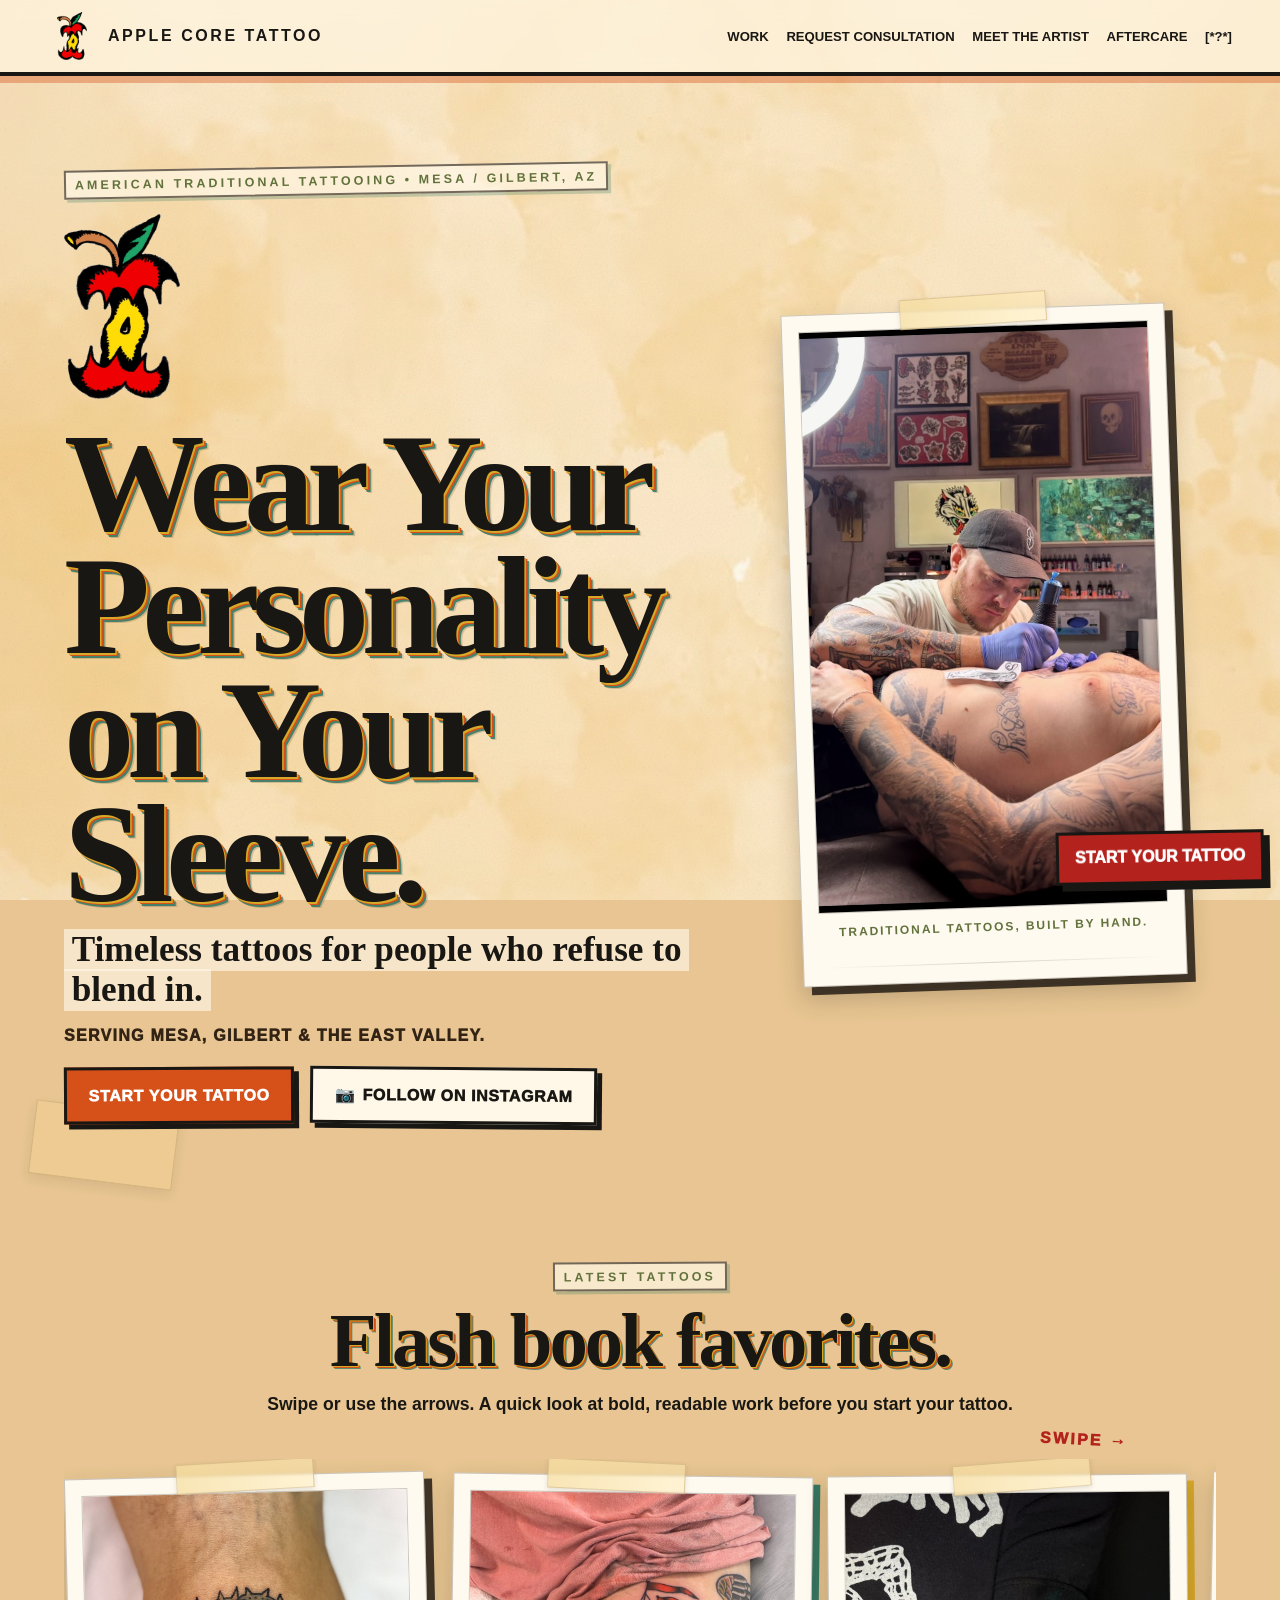
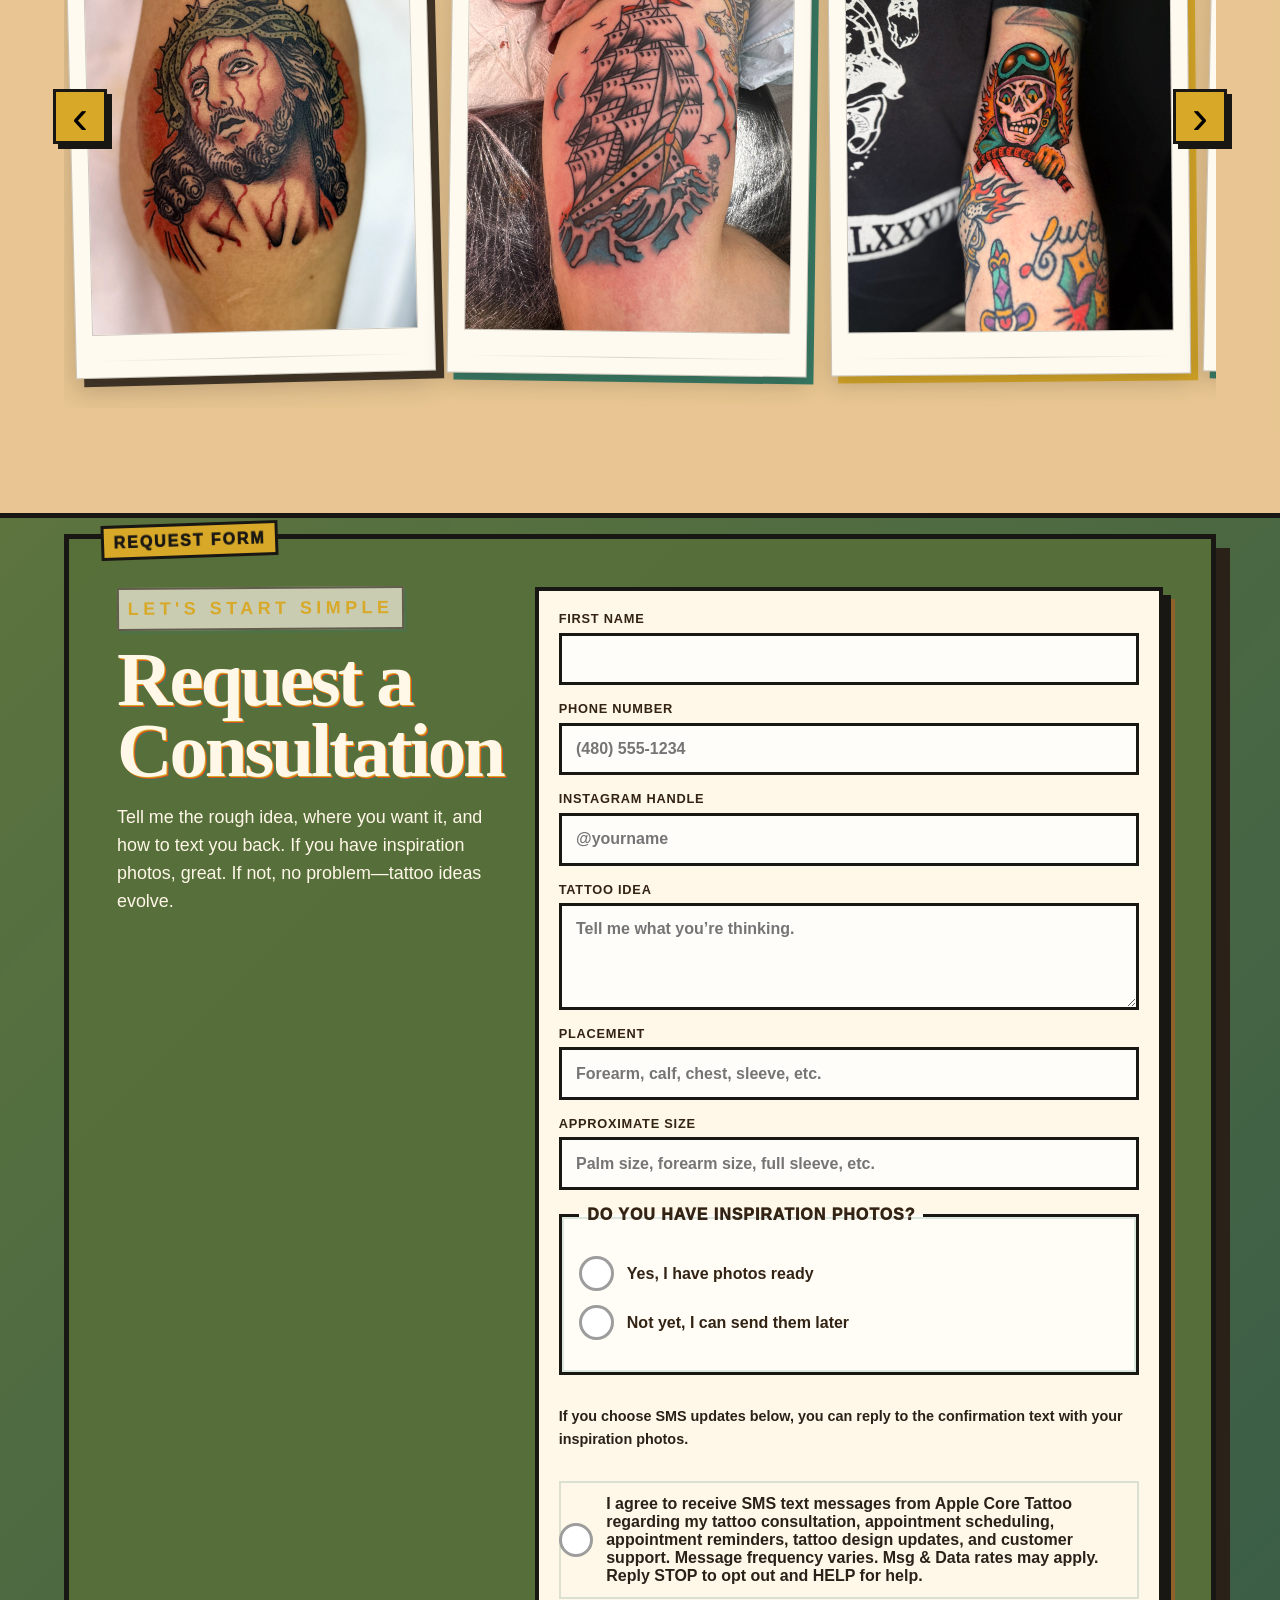
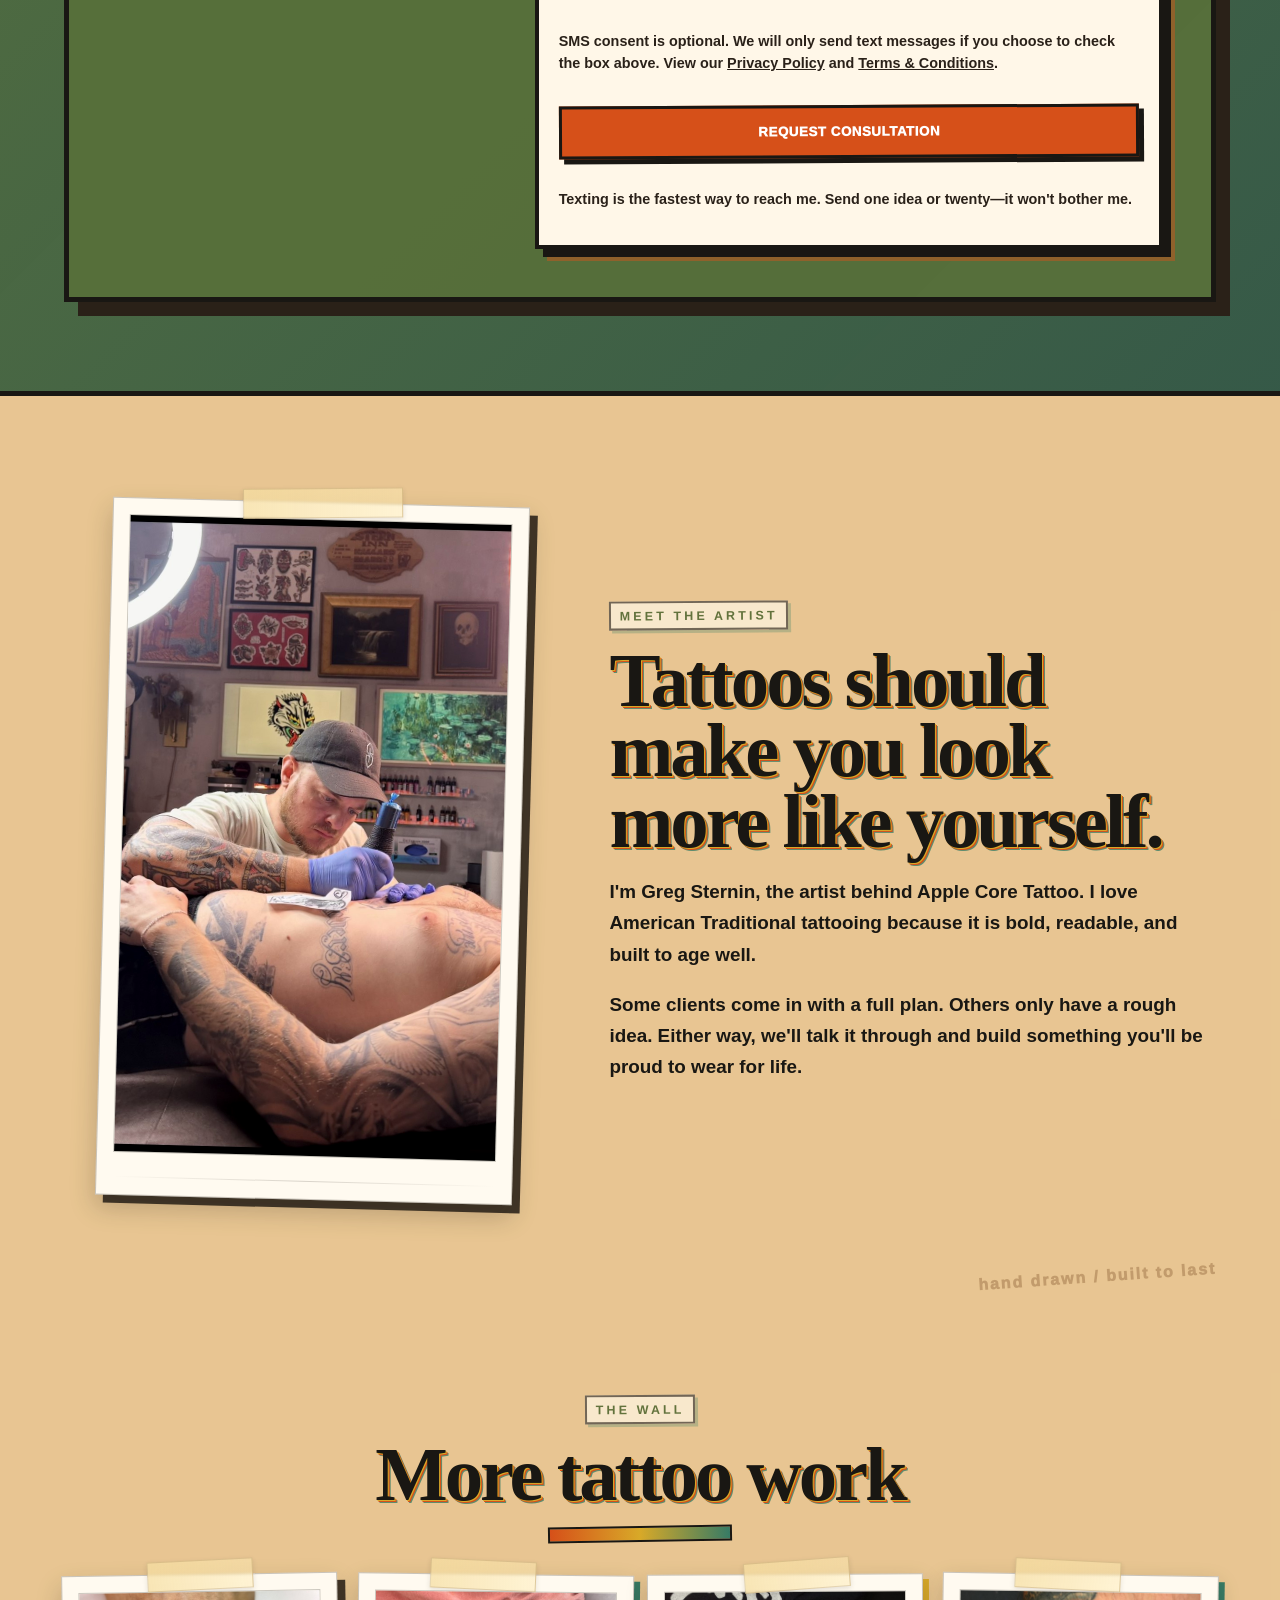
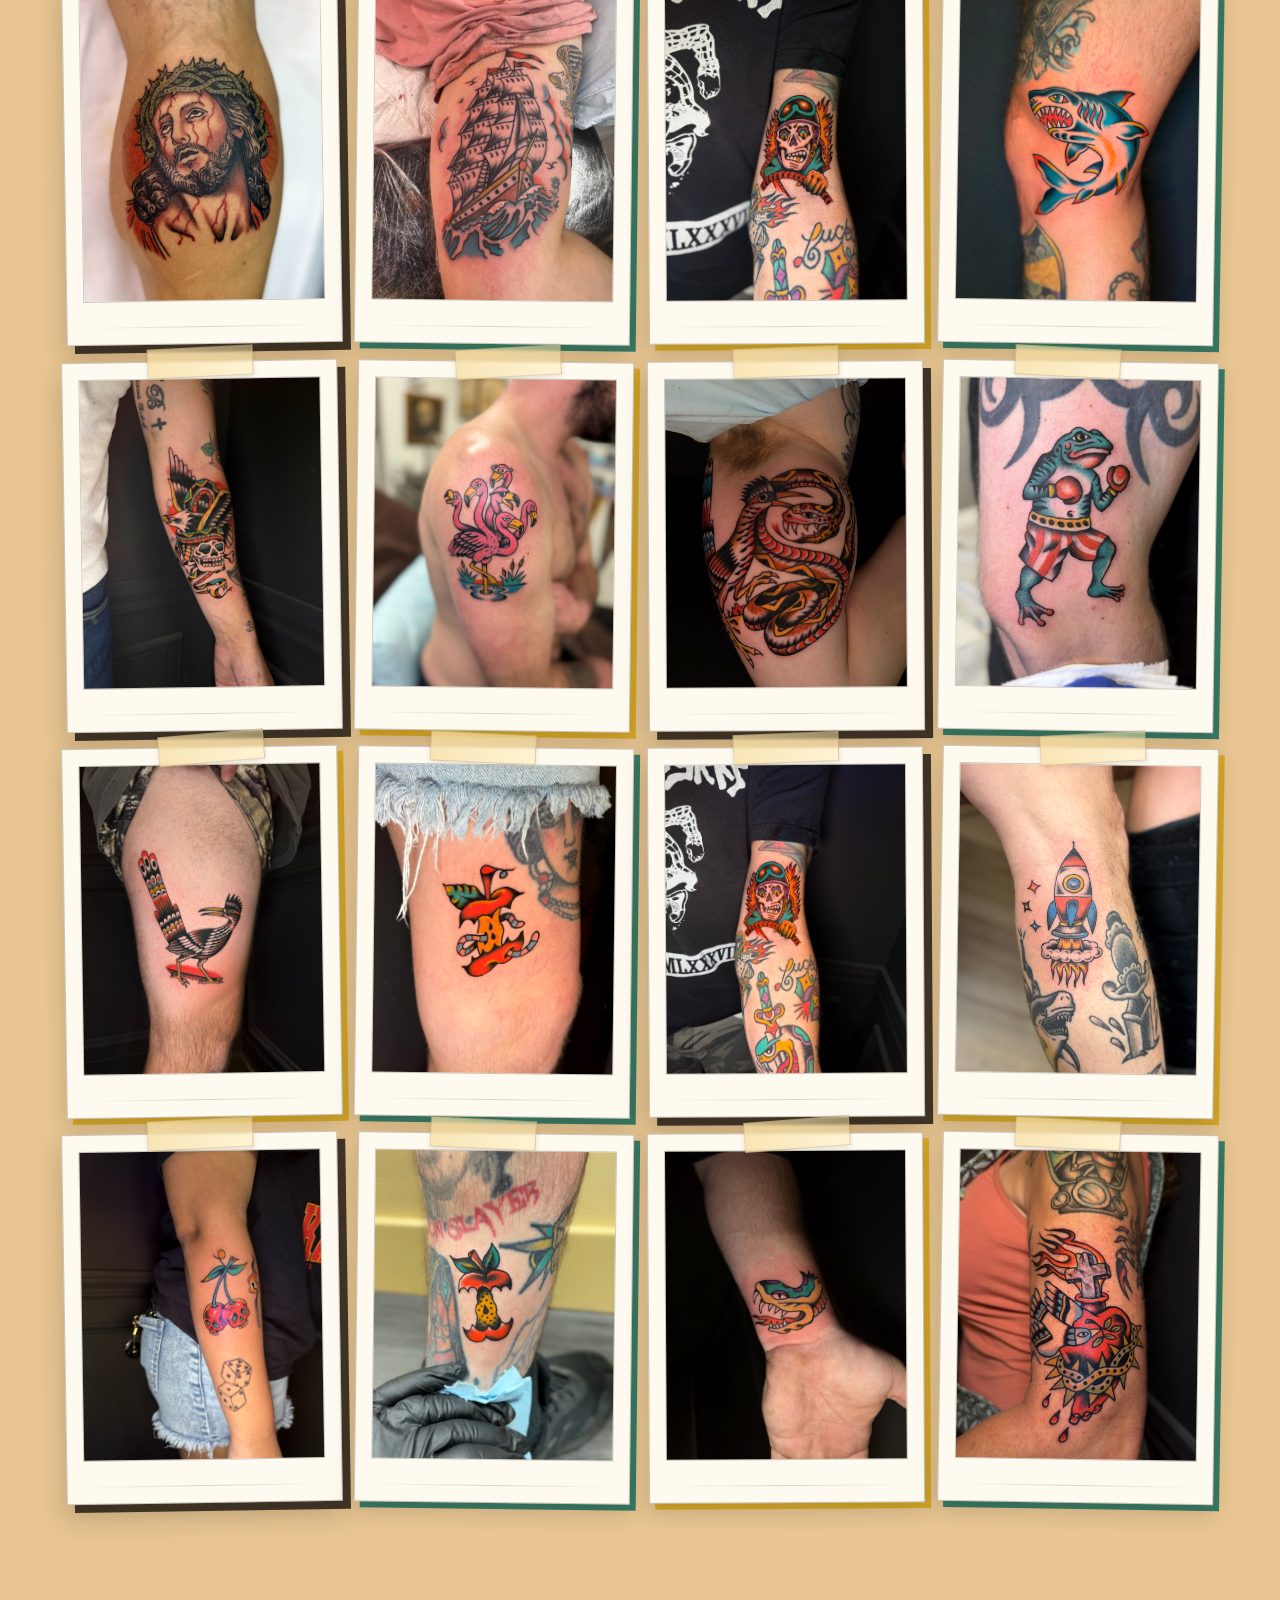
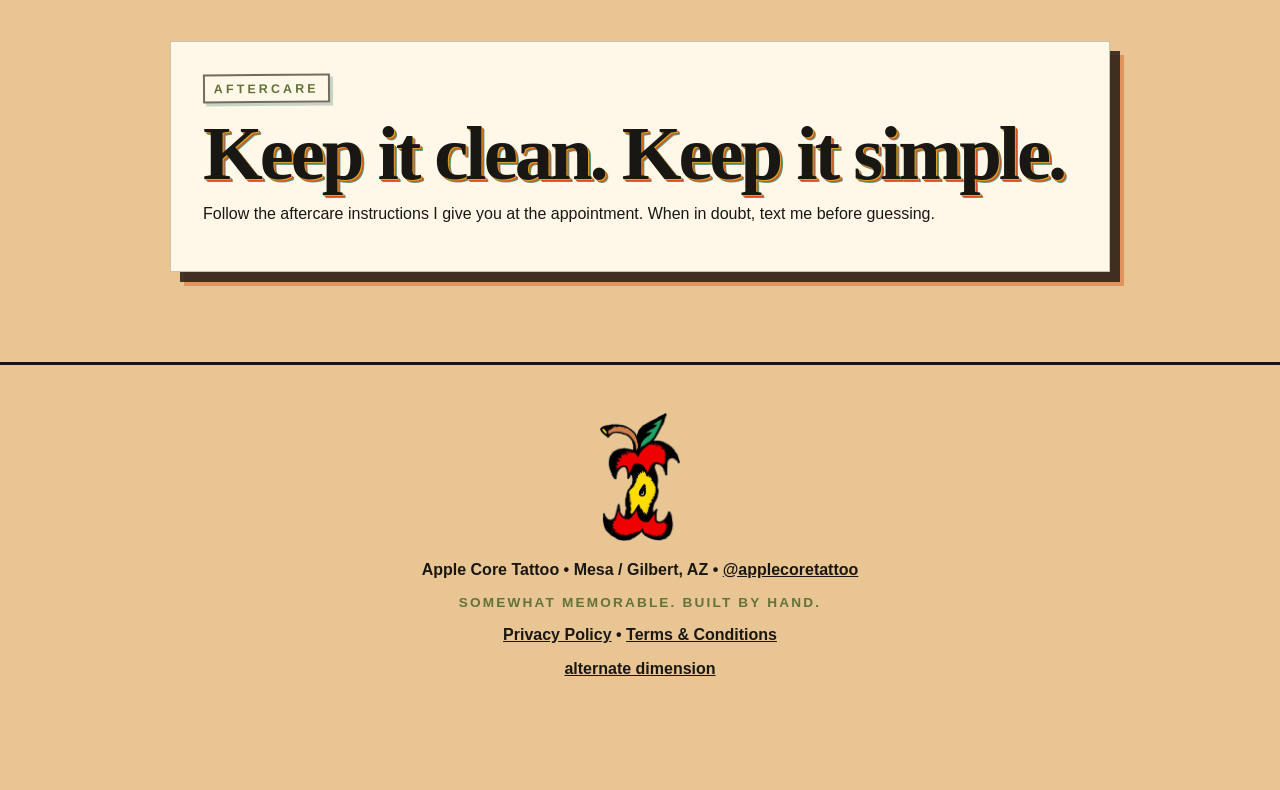
<file: index.html>
<!doctype html>
<html lang="en">
<head>
  <meta charset="utf-8">
  <meta name="viewport" content="width=device-width, initial-scale=1">
  <title>Apple Core Tattoo | American Traditional Tattoo Artist in Mesa & Gilbert, AZ</title>
  <meta name="description" content="Apple Core Tattoo by Greg Sternin. Bold American Traditional tattooing serving Mesa, Gilbert and the East Valley.">
  <link rel="icon" href="assets/logo/favicon.png">
  <link rel="stylesheet" href="styles.css?v=5">
</head>
<body>
  <header class="site-header">
    <a class="brand" href="#top" aria-label="Apple Core Tattoo home">
      <img src="assets/logo/apple-core-logo.png" alt="Apple Core Tattoo logo">
      <span>Apple Core Tattoo</span>
    </a>
    <nav aria-label="Main navigation">
      <a href="#work">Work</a>
      <a href="#start">Request Consultation</a>
      <a href="#meet">Meet the Artist</a>
      <a href="#aftercare">Aftercare</a>
      <a class="mystery-nav" href="alternate-dimension.html" aria-label="Enter the alternate dimension" data-default="[*?*]" data-hover="[ENTER?]">[*?*]</a>
    </nav>
  </header>

  <main id="top">
    <section class="hero section-pad">
      <div class="hero-copy">
        <p class="eyebrow">American Traditional Tattooing • Mesa / Gilbert, AZ</p>
        <img class="hero-logo" src="assets/logo/apple-core-logo.png" alt="Apple Core Tattoo logo">
        <h1 class="shadow-title">Wear Your Personality on Your Sleeve.</h1>
        <p class="hero-sub">Timeless tattoos for people who refuse to blend in.</p>
        <p class="location">Serving Mesa, Gilbert &amp; the East Valley.</p>
        <div class="hero-actions">
          <a class="btn btn-primary" href="#start">Start Your Tattoo</a>
          <a class="btn btn-secondary" href="https://www.instagram.com/applecoretattoo/" target="_blank" rel="noopener">Follow on Instagram</a>
        </div>
      </div>
      <figure class="hero-photo paper-card">
        <img src="assets/hero/greg-tattooing.jpg" alt="Greg Sternin tattooing at Apple Core Tattoo">
        <figcaption>Traditional tattoos, built by hand.</figcaption>
      </figure>
    </section>

    <section id="work" class="work section-pad compact">
      <div class="section-heading">
        <p class="eyebrow">Latest Tattoos</p>
        <h2 class="shadow-title small">Flash book favorites.</h2>
        <p>Swipe or use the arrows. A quick look at bold, readable work before you start your tattoo.</p>
      </div>
      <div class="carousel-wrap">
        <button class="arrow prev" type="button" aria-label="Previous tattoo">‹</button>
        <div class="carousel" id="carousel">
          <figure class="slide"><a href="assets/gallery/01-jesus.jpg" data-lightbox><img src="assets/gallery/01-jesus.jpg" alt="Jesus portrait tattoo" loading="lazy"></a></figure>
          <figure class="slide"><a href="assets/gallery/02-clipper-ship.jpg" data-lightbox><img src="assets/gallery/02-clipper-ship.jpg" alt="Clipper ship tattoo" loading="lazy"></a></figure>
          <figure class="slide"><a href="assets/gallery/03-skeleton-driving.jpg" data-lightbox><img src="assets/gallery/03-skeleton-driving.jpg" alt="Skeleton driving tattoo" loading="lazy"></a></figure>
          <figure class="slide"><a href="assets/gallery/04-shark.jpg" data-lightbox><img src="assets/gallery/04-shark.jpg" alt="Traditional shark tattoo" loading="lazy"></a></figure>
          <figure class="slide"><a href="assets/gallery/05-snake-roadrunner.jpg" data-lightbox><img src="assets/gallery/05-snake-roadrunner.jpg" alt="Snake and roadrunner tattoo" loading="lazy"></a></figure>
          <figure class="slide"><a href="assets/gallery/06-sacred-heart-dove.jpg" data-lightbox><img src="assets/gallery/06-sacred-heart-dove.jpg" alt="Sacred heart and dove tattoo" loading="lazy"></a></figure>
          <figure class="slide"><a href="assets/gallery/07-eagle-snake-skull.jpg" data-lightbox><img src="assets/gallery/07-eagle-snake-skull.jpg" alt="Eagle snake and skull tattoo" loading="lazy"></a></figure>
          <figure class="slide"><a href="assets/gallery/08-boxing-frog.jpg" data-lightbox><img src="assets/gallery/08-boxing-frog.jpg" alt="Boxing frog tattoo" loading="lazy"></a></figure>
          <figure class="slide"><a href="assets/gallery/09-img_6074.jpg" data-lightbox><img src="assets/gallery/09-img_6074.jpg" alt="Apple Core tattoo work" loading="lazy"></a></figure>
          <figure class="slide"><a href="assets/gallery/10-img_6157.jpg" data-lightbox><img src="assets/gallery/10-img_6157.jpg" alt="Apple Core tattoo work" loading="lazy"></a></figure>
          <figure class="slide"><a href="assets/gallery/11-img_4639.jpg" data-lightbox><img src="assets/gallery/11-img_4639.jpg" alt="Apple Core tattoo work" loading="lazy"></a></figure>
          <figure class="slide"><a href="assets/gallery/12-img_3001.jpg" data-lightbox><img src="assets/gallery/12-img_3001.jpg" alt="Apple Core tattoo work" loading="lazy"></a></figure>
          <figure class="slide"><a href="assets/gallery/13-img_6026.jpg" data-lightbox><img src="assets/gallery/13-img_6026.jpg" alt="Apple Core tattoo work" loading="lazy"></a></figure>
          <figure class="slide"><a href="assets/gallery/14-img_7528.jpg" data-lightbox><img src="assets/gallery/14-img_7528.jpg" alt="Apple Core tattoo work" loading="lazy"></a></figure>
          <figure class="slide"><a href="assets/gallery/15-img_5172.jpg" data-lightbox><img src="assets/gallery/15-img_5172.jpg" alt="Apple Core tattoo work" loading="lazy"></a></figure>
          <figure class="slide"><a href="assets/gallery/16-img_6448.jpg" data-lightbox><img src="assets/gallery/16-img_6448.jpg" alt="Apple Core tattoo work" loading="lazy"></a></figure>
        </div>
        <button class="arrow next" type="button" aria-label="Next tattoo">›</button>
      </div>
    </section>

<section id="start" class="start section-pad">
  <div class="start-card">
    <div>
      <p class="eyebrow">Let's start simple</p>
      <h2 class="shadow-title small">Request a Consultation</h2>
      <p>Tell me the rough idea, where you want it, and how to text you back. If you have inspiration photos, great. If not, no problem—tattoo ideas evolve.</p>
    </div>

    <form id="consult-form" class="consult-form" method="POST" action="https://apple-core-consultation-4353.twil.io/tattoo-consultation">

      <label>
        First name
        <input required name="name" type="text" autocomplete="given-name">
      </label>

      <label>
        Phone number
        <input required name="phone" type="tel" autocomplete="tel" inputmode="tel" placeholder="(480) 555-1234">
      </label>

      <label>
        Instagram handle
        <input name="instagram" type="text" placeholder="@yourname">
      </label>

      <label>
        Tattoo idea
        <textarea required name="idea" rows="4" placeholder="Tell me what you’re thinking."></textarea>
      </label>

      <label>
        Placement
        <input name="placement" type="text" placeholder="Forearm, calf, chest, sleeve, etc.">
      </label>

      <label>
        Approximate size
        <input name="size" type="text" placeholder="Palm size, forearm size, full sleeve, etc.">
      </label>

      <fieldset class="radio-card">
        <legend>Do you have inspiration photos?</legend>

        <label class="radio">
          <input type="radio" name="inspiration" value="Yes, I have photos ready">
          <span>Yes, I have photos ready</span>
        </label>

        <label class="radio">
          <input type="radio" name="inspiration" value="Not yet, I can send them later">
          <span>Not yet, I can send them later</span>
        </label>
      </fieldset>

      <p class="form-note">
  If you choose SMS updates below, you can reply to the confirmation text with your inspiration photos.
</p>

      <label class="radio-card sms-consent">
        <span class="radio">
          <input
            type="checkbox"
            id="smsConsent"
            name="sms_consent"
            value="yes"
          >

          <span>
            I agree to receive SMS text messages from Apple Core Tattoo regarding my tattoo consultation, appointment scheduling, appointment reminders, tattoo design updates, and customer support. Message frequency varies. Msg &amp; Data rates may apply. Reply STOP to opt out and HELP for help.
          </span>
        </span>
      </label>

      <p class="form-note">
        SMS consent is optional. We will only send text messages if you choose to check the box above.
        View our
        <a href="privacy.html" target="_blank" rel="noopener">Privacy Policy</a>
        and
        <a href="terms.html" target="_blank" rel="noopener">Terms &amp; Conditions</a>.
      </p>

      <button class="btn btn-primary" id="consult-submit" type="submit">
        Request Consultation
      </button>

      <p class="form-note" id="consult-status" role="status" aria-live="polite">
        Texting is the fastest way to reach me. Send one idea or twenty—it won't bother me.
      </p>

    </form>
  </div>
</section><section id="meet" class="meet section-pad">
  <figure class="paper-card meet-photo">
    <img src="assets/hero/greg-tattooing.jpg" alt="Greg tattooing a client">
  </figure>

  <div class="meet-copy">
    <p class="eyebrow">Meet the Artist</p>

    <h2 class="shadow-title small">
      Tattoos should make you look more like yourself.
    </h2>

    <p>
      I'm Greg Sternin, the artist behind Apple Core Tattoo. I love American
      Traditional tattooing because it is bold, readable, and built to age well.
    </p>

    <p>
      Some clients come in with a full plan. Others only have a rough idea.
      Either way, we'll talk it through and build something you'll be proud
      to wear for life.
    </p>
  </div>
</section>

    <section class="full-gallery section-pad">
      <div class="section-heading"><p class="eyebrow">The Wall</p><h2 class="shadow-title small">More tattoo work</h2></div>
      <div class="gallery-grid">
        <figure class="gallery-card"><a href="assets/gallery/01-jesus.jpg" data-lightbox><img src="assets/gallery/01-jesus.jpg" alt="Jesus portrait tattoo" loading="lazy"></a></figure>
        <figure class="gallery-card"><a href="assets/gallery/02-clipper-ship.jpg" data-lightbox><img src="assets/gallery/02-clipper-ship.jpg" alt="Clipper ship tattoo" loading="lazy"></a></figure>
        <figure class="gallery-card"><a href="assets/gallery/03-skeleton-driving.jpg" data-lightbox><img src="assets/gallery/03-skeleton-driving.jpg" alt="Skeleton driving tattoo" loading="lazy"></a></figure>
        <figure class="gallery-card"><a href="assets/gallery/04-shark.jpg" data-lightbox><img src="assets/gallery/04-shark.jpg" alt="Traditional shark tattoo" loading="lazy"></a></figure>
        <figure class="gallery-card"><a href="assets/gallery/05-snake-roadrunner.jpg" data-lightbox><img src="assets/gallery/05-snake-roadrunner.jpg" alt="Snake and roadrunner tattoo" loading="lazy"></a></figure>
        <figure class="gallery-card"><a href="assets/gallery/06-sacred-heart-dove.jpg" data-lightbox><img src="assets/gallery/06-sacred-heart-dove.jpg" alt="Sacred heart and dove tattoo" loading="lazy"></a></figure>
        <figure class="gallery-card"><a href="assets/gallery/07-eagle-snake-skull.jpg" data-lightbox><img src="assets/gallery/07-eagle-snake-skull.jpg" alt="Eagle snake and skull tattoo" loading="lazy"></a></figure>
        <figure class="gallery-card"><a href="assets/gallery/08-boxing-frog.jpg" data-lightbox><img src="assets/gallery/08-boxing-frog.jpg" alt="Boxing frog tattoo" loading="lazy"></a></figure>
        <figure class="gallery-card"><a href="assets/gallery/09-img_6074.jpg" data-lightbox><img src="assets/gallery/09-img_6074.jpg" alt="Apple Core tattoo work" loading="lazy"></a></figure>
        <figure class="gallery-card"><a href="assets/gallery/10-img_6157.jpg" data-lightbox><img src="assets/gallery/10-img_6157.jpg" alt="Apple Core tattoo work" loading="lazy"></a></figure>
        <figure class="gallery-card"><a href="assets/gallery/11-img_4639.jpg" data-lightbox><img src="assets/gallery/11-img_4639.jpg" alt="Apple Core tattoo work" loading="lazy"></a></figure>
        <figure class="gallery-card"><a href="assets/gallery/12-img_3001.jpg" data-lightbox><img src="assets/gallery/12-img_3001.jpg" alt="Apple Core tattoo work" loading="lazy"></a></figure>
        <figure class="gallery-card"><a href="assets/gallery/13-img_6026.jpg" data-lightbox><img src="assets/gallery/13-img_6026.jpg" alt="Apple Core tattoo work" loading="lazy"></a></figure>
        <figure class="gallery-card"><a href="assets/gallery/14-img_7528.jpg" data-lightbox><img src="assets/gallery/14-img_7528.jpg" alt="Apple Core tattoo work" loading="lazy"></a></figure>
        <figure class="gallery-card"><a href="assets/gallery/15-img_5172.jpg" data-lightbox><img src="assets/gallery/15-img_5172.jpg" alt="Apple Core tattoo work" loading="lazy"></a></figure>
        <figure class="gallery-card"><a href="assets/gallery/16-img_6448.jpg" data-lightbox><img src="assets/gallery/16-img_6448.jpg" alt="Apple Core tattoo work" loading="lazy"></a></figure>
      </div>
    </section>

    <section id="aftercare" class="aftercare section-pad compact">
      <div class="note-card"><p class="eyebrow">Aftercare</p><h2 class="shadow-title small">Keep it clean. Keep it simple.</h2><p>Follow the aftercare instructions I give you at the appointment. When in doubt, text me before guessing.</p></div>
    </section>
  </main>

  <footer>
    <img src="assets/logo/apple-core-logo.png" alt="Apple Core Tattoo logo">
    <p>Apple Core Tattoo • Mesa / Gilbert, AZ • <a href="https://www.instagram.com/applecoretattoo/" target="_blank" rel="noopener">@applecoretattoo</a></p>
    <p class="tagline">Somewhat memorable. Built by hand.</p>
    <p><a href="privacy.html">Privacy Policy</a>&nbsp;•&nbsp;<a href="terms.html">Terms &amp; Conditions</a></p>
    <p class="dimension-entry"><a class="alternate-dimension-link" href="alternate-dimension.html">alternate dimension</a></p>
  </footer>

  <div class="lightbox" id="lightbox" aria-hidden="true"><button type="button" aria-label="Close image">×</button><img alt="Expanded tattoo image"></div>
  <a class="sticky-book" href="#start">Start Your Tattoo</a>

  <script>
    const TWILIO_FUNCTION_URL = "https://apple-core-consultation-4353.twil.io/tattoo-consultation";

    const carousel = document.getElementById("carousel");
    document.querySelector(".next")?.addEventListener("click", () => carousel.scrollBy({left:380,behavior:"smooth"}));
    document.querySelector(".prev")?.addEventListener("click", () => carousel.scrollBy({left:-380,behavior:"smooth"}));

    const lightbox = document.getElementById("lightbox");
    const lightboxImage = lightbox.querySelector("img");
    const closeLightbox = () => {
      lightbox.classList.remove("open");
      lightbox.setAttribute("aria-hidden","true");
      lightboxImage.src = "";
    };

    document.querySelectorAll("[data-lightbox]").forEach(link => {
      link.addEventListener("click", event => {
        event.preventDefault();
        lightboxImage.src = link.href;
        lightbox.classList.add("open");
        lightbox.setAttribute("aria-hidden","false");
      });
    });

    lightbox.querySelector("button").addEventListener("click", closeLightbox);
    lightbox.addEventListener("click", event => { if(event.target === lightbox) closeLightbox(); });
    document.addEventListener("keydown", event => { if(event.key === "Escape") closeLightbox(); });

    const mysteryNav = document.querySelector(".mystery-nav");
    if (mysteryNav) {
      const showHover = () => mysteryNav.textContent = mysteryNav.dataset.hover;
      const showDefault = () => mysteryNav.textContent = mysteryNav.dataset.default;
      mysteryNav.addEventListener("mouseenter", showHover);
      mysteryNav.addEventListener("mouseleave", showDefault);
      mysteryNav.addEventListener("focus", showHover);
      mysteryNav.addEventListener("blur", showDefault);
    }

  </script>
</body>
</html>
</file>
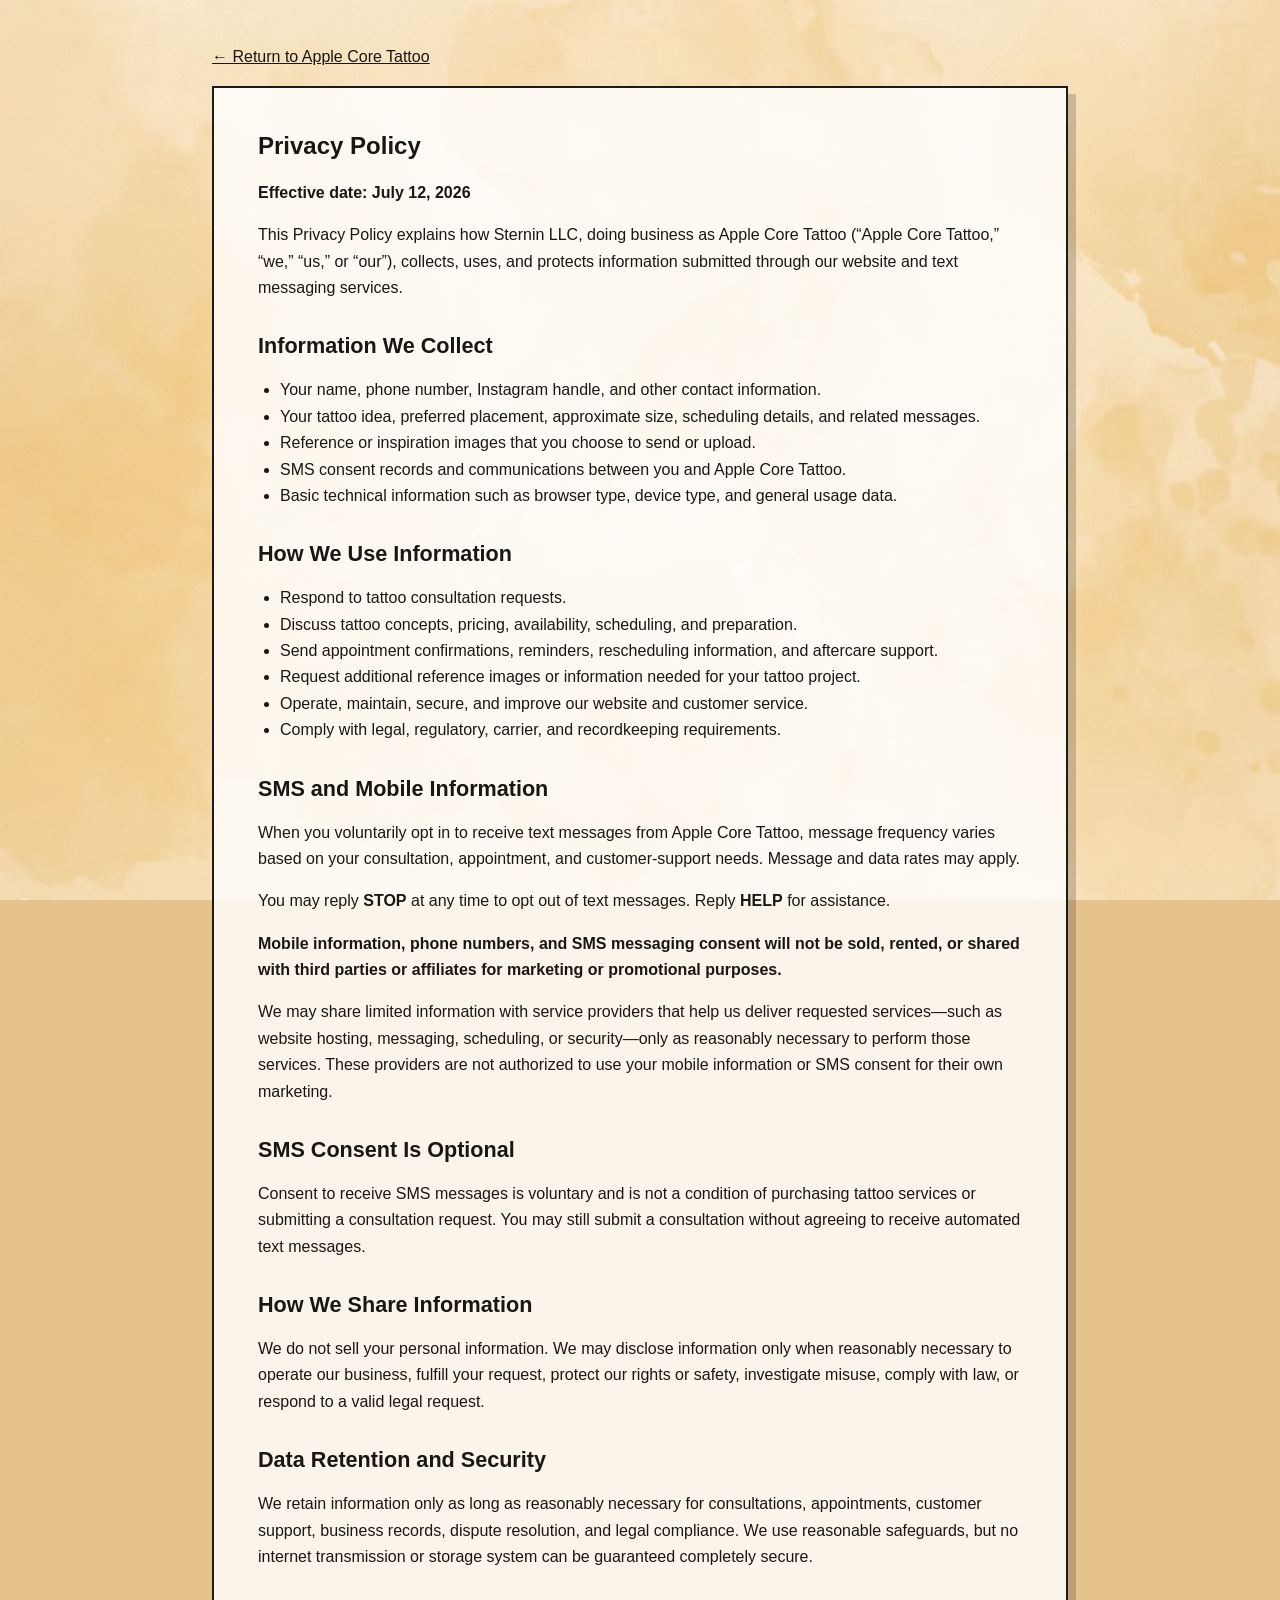
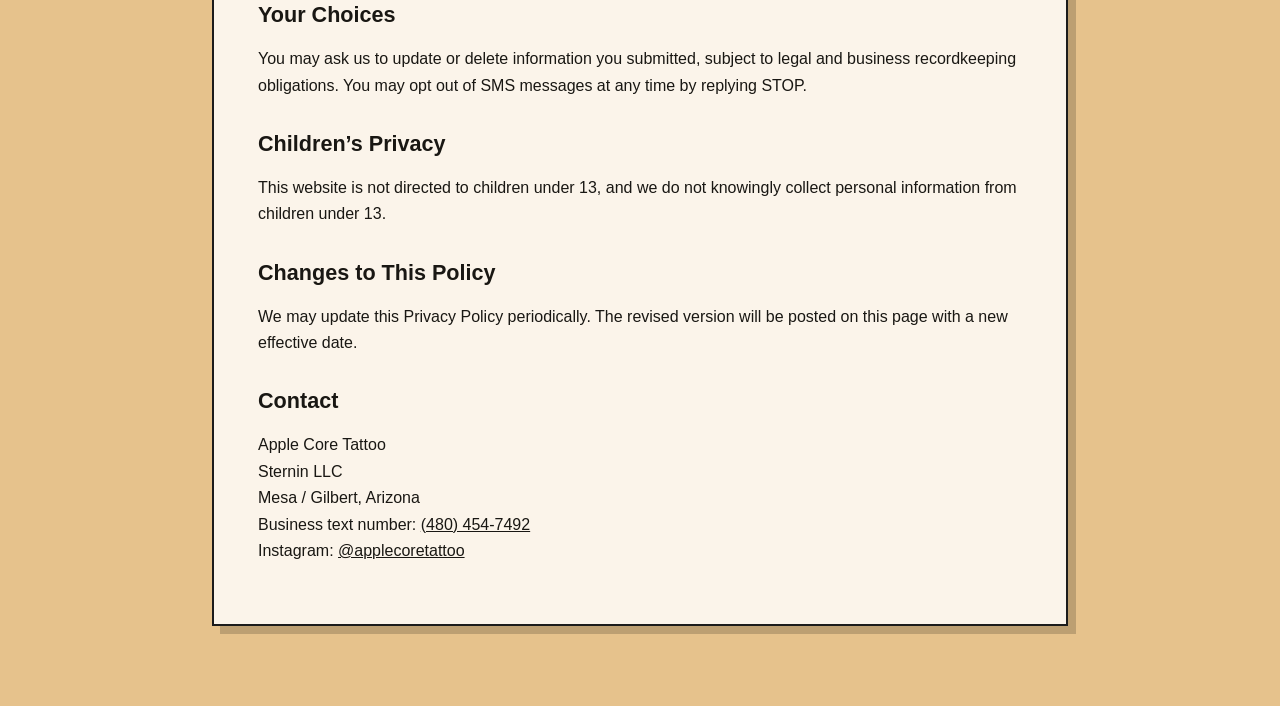
<file: privacy.html>
<!doctype html>
<html lang="en">
<head>
  <meta charset="utf-8">
  <meta name="viewport" content="width=device-width, initial-scale=1">
  <title>Privacy Policy | Apple Core Tattoo</title>
  <meta name="description" content="Privacy Policy for Apple Core Tattoo, including SMS messaging privacy practices.">
  <link rel="icon" href="assets/logo/favicon.png">
  <link rel="stylesheet" href="styles.css">
  <style>
    .legal-page{max-width:900px;margin:0 auto;padding:48px 22px 80px}
    .legal-card{background:rgba(255,255,255,.82);border:2px solid #1b1b1b;padding:clamp(22px,4vw,44px);box-shadow:8px 8px 0 rgba(0,0,0,.18)}
    .legal-card h1{margin-top:0}
    .legal-card h2{margin-top:32px;font-size:1.35rem}
    .legal-card p,.legal-card li{line-height:1.65}
    .legal-card ul{padding-left:22px}
    .legal-back{display:inline-block;margin-bottom:20px}
    .legal-updated{font-weight:700}
  </style>
</head>
<body>
  <main class="legal-page">
    <a class="legal-back" href="index.html">← Return to Apple Core Tattoo</a>
    <article class="legal-card">
      <h1>Privacy Policy</h1>
      <p class="legal-updated">Effective date: July 12, 2026</p>

      <p>This Privacy Policy explains how Sternin LLC, doing business as Apple Core Tattoo (“Apple Core Tattoo,” “we,” “us,” or “our”), collects, uses, and protects information submitted through our website and text messaging services.</p>

      <h2>Information We Collect</h2>
      <ul>
        <li>Your name, phone number, Instagram handle, and other contact information.</li>
        <li>Your tattoo idea, preferred placement, approximate size, scheduling details, and related messages.</li>
        <li>Reference or inspiration images that you choose to send or upload.</li>
        <li>SMS consent records and communications between you and Apple Core Tattoo.</li>
        <li>Basic technical information such as browser type, device type, and general usage data.</li>
      </ul>

      <h2>How We Use Information</h2>
      <ul>
        <li>Respond to tattoo consultation requests.</li>
        <li>Discuss tattoo concepts, pricing, availability, scheduling, and preparation.</li>
        <li>Send appointment confirmations, reminders, rescheduling information, and aftercare support.</li>
        <li>Request additional reference images or information needed for your tattoo project.</li>
        <li>Operate, maintain, secure, and improve our website and customer service.</li>
        <li>Comply with legal, regulatory, carrier, and recordkeeping requirements.</li>
      </ul>

      <h2>SMS and Mobile Information</h2>
      <p>When you voluntarily opt in to receive text messages from Apple Core Tattoo, message frequency varies based on your consultation, appointment, and customer-support needs. Message and data rates may apply.</p>
      <p>You may reply <strong>STOP</strong> at any time to opt out of text messages. Reply <strong>HELP</strong> for assistance.</p>
      <p><strong>Mobile information, phone numbers, and SMS messaging consent will not be sold, rented, or shared with third parties or affiliates for marketing or promotional purposes.</strong></p>
      <p>We may share limited information with service providers that help us deliver requested services—such as website hosting, messaging, scheduling, or security—only as reasonably necessary to perform those services. These providers are not authorized to use your mobile information or SMS consent for their own marketing.</p>

      <h2>SMS Consent Is Optional</h2>
      <p>Consent to receive SMS messages is voluntary and is not a condition of purchasing tattoo services or submitting a consultation request. You may still submit a consultation without agreeing to receive automated text messages.</p>

      <h2>How We Share Information</h2>
      <p>We do not sell your personal information. We may disclose information only when reasonably necessary to operate our business, fulfill your request, protect our rights or safety, investigate misuse, comply with law, or respond to a valid legal request.</p>

      <h2>Data Retention and Security</h2>
      <p>We retain information only as long as reasonably necessary for consultations, appointments, customer support, business records, dispute resolution, and legal compliance. We use reasonable safeguards, but no internet transmission or storage system can be guaranteed completely secure.</p>

      <h2>Your Choices</h2>
      <p>You may ask us to update or delete information you submitted, subject to legal and business recordkeeping obligations. You may opt out of SMS messages at any time by replying STOP.</p>

      <h2>Children’s Privacy</h2>
      <p>This website is not directed to children under 13, and we do not knowingly collect personal information from children under 13.</p>

      <h2>Changes to This Policy</h2>
      <p>We may update this Privacy Policy periodically. The revised version will be posted on this page with a new effective date.</p>

      <h2>Contact</h2>
      <p>
        Apple Core Tattoo<br>
        Sternin LLC<br>
        Mesa / Gilbert, Arizona<br>
        Business text number: <a href="tel:+14804547492">(480) 454-7492</a><br>
        Instagram: <a href="https://www.instagram.com/applecoretattoo/" target="_blank" rel="noopener">@applecoretattoo</a>
      </p>
    </article>
  </main>
</body>
</html>
</file>
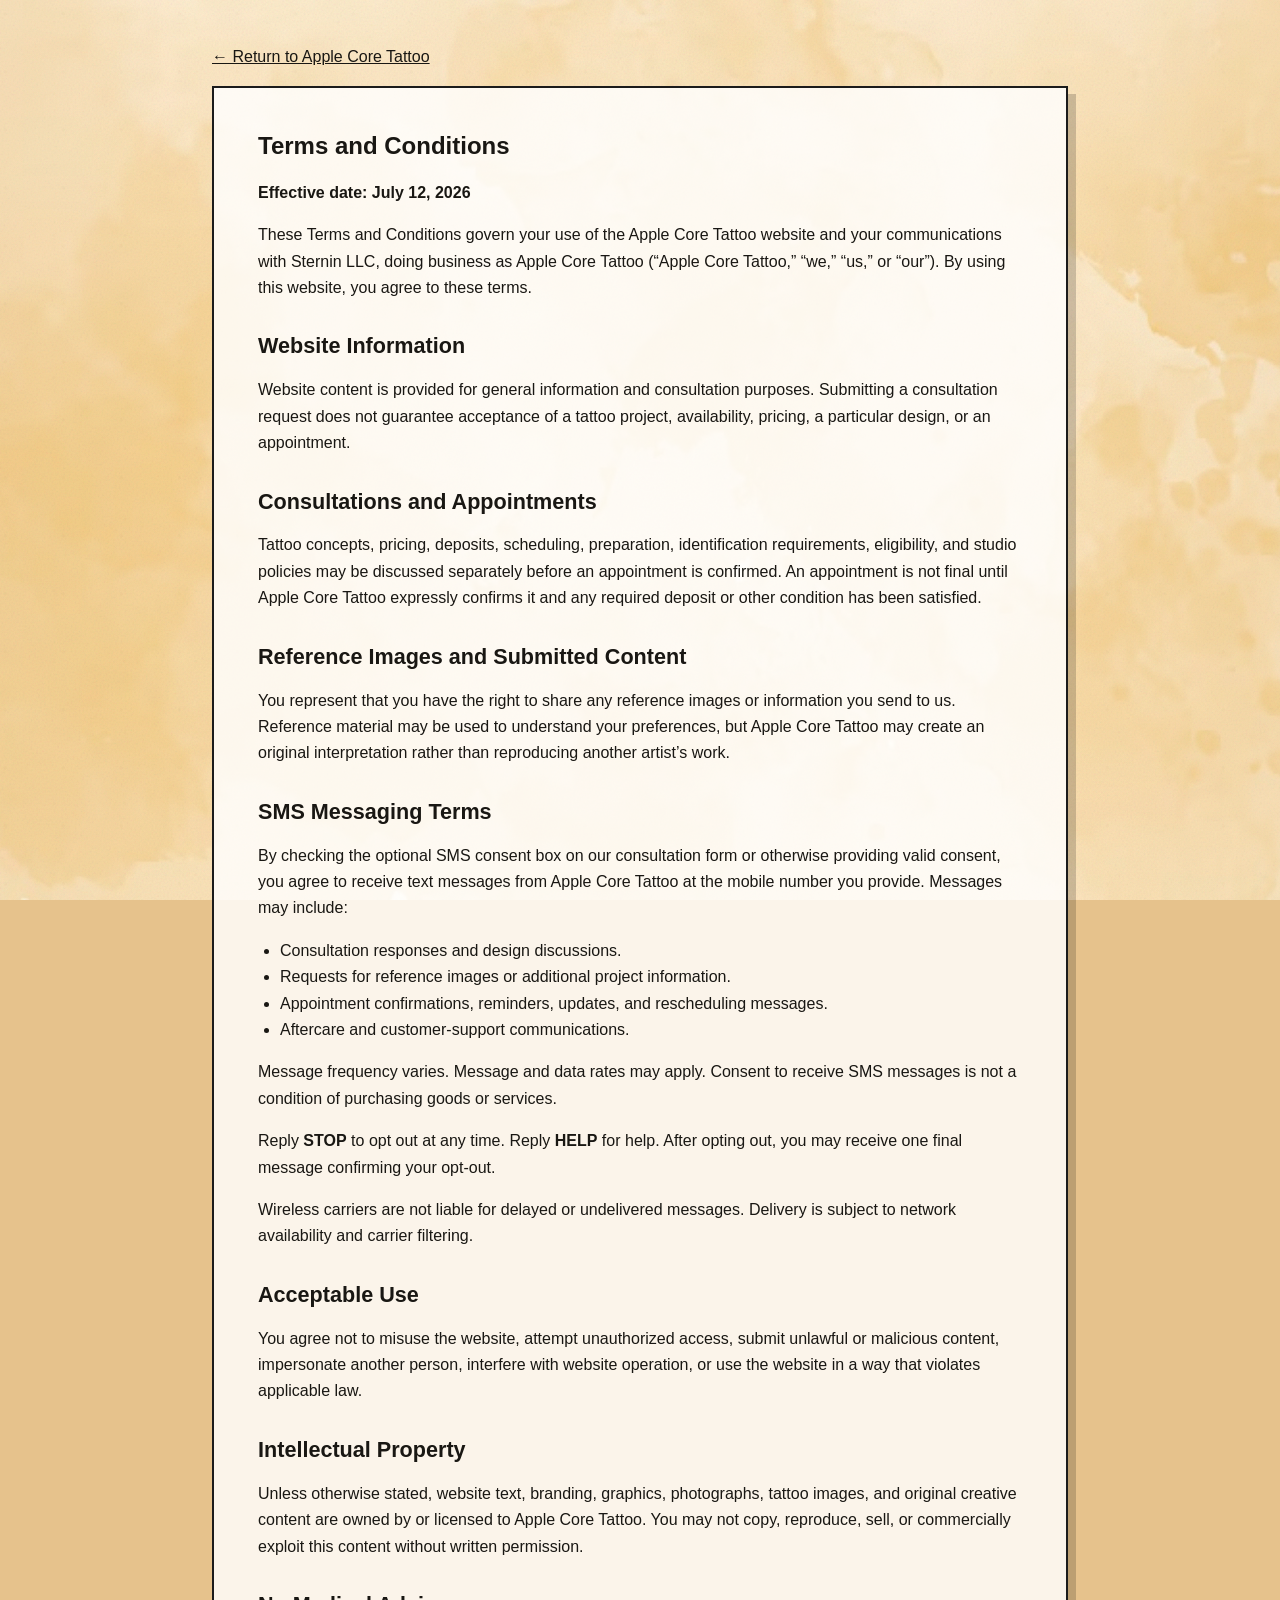
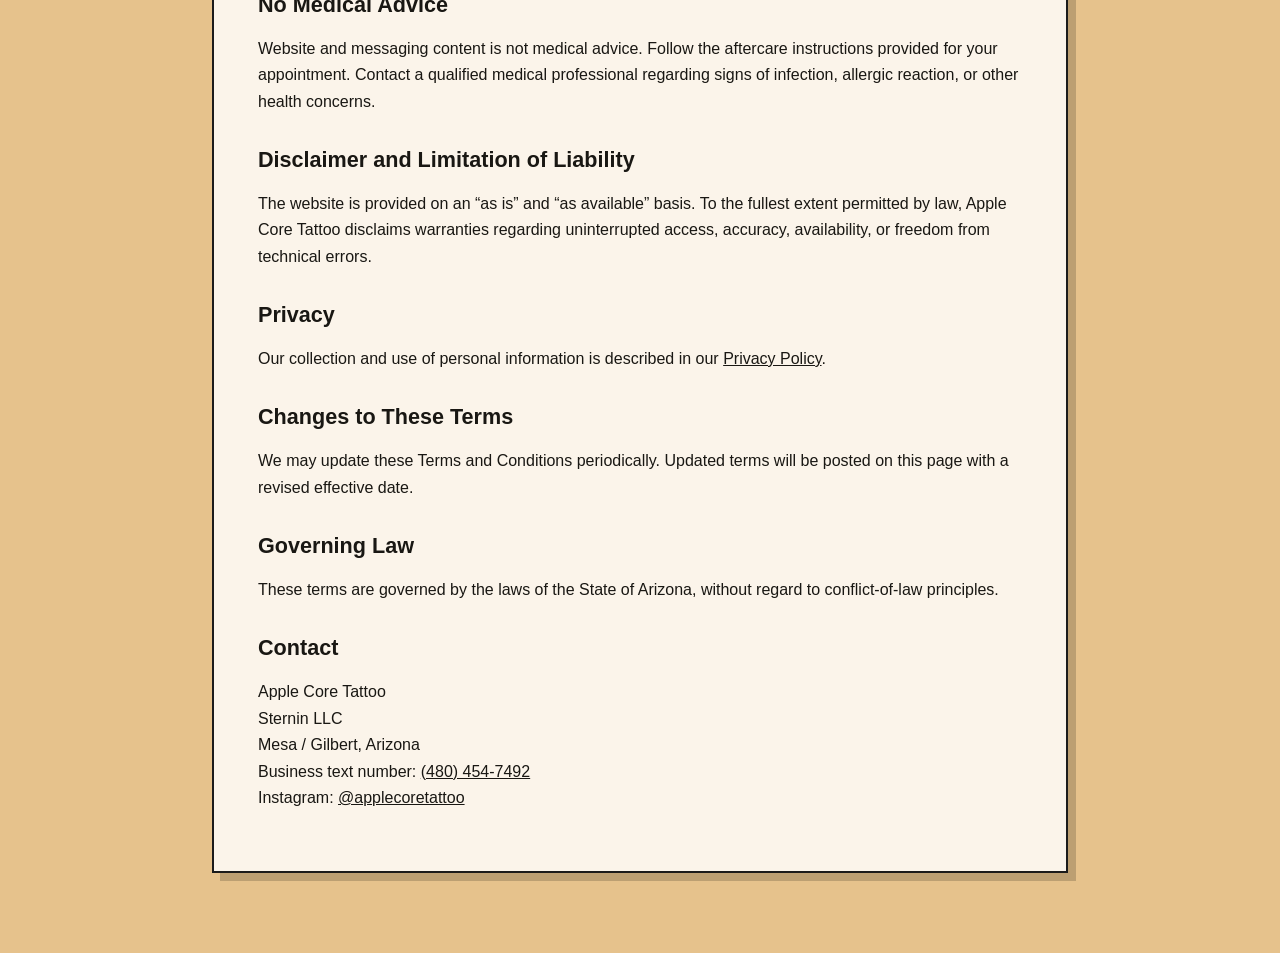
<file: terms.html>
<!doctype html>
<html lang="en">
<head>
  <meta charset="utf-8">
  <meta name="viewport" content="width=device-width, initial-scale=1">
  <title>Terms and Conditions | Apple Core Tattoo</title>
  <meta name="description" content="Terms and Conditions for Apple Core Tattoo, including SMS messaging terms.">
  <link rel="icon" href="assets/logo/favicon.png">
  <link rel="stylesheet" href="styles.css">
  <style>
    .legal-page{max-width:900px;margin:0 auto;padding:48px 22px 80px}
    .legal-card{background:rgba(255,255,255,.82);border:2px solid #1b1b1b;padding:clamp(22px,4vw,44px);box-shadow:8px 8px 0 rgba(0,0,0,.18)}
    .legal-card h1{margin-top:0}
    .legal-card h2{margin-top:32px;font-size:1.35rem}
    .legal-card p,.legal-card li{line-height:1.65}
    .legal-card ul{padding-left:22px}
    .legal-back{display:inline-block;margin-bottom:20px}
    .legal-updated{font-weight:700}
  </style>
</head>
<body>
  <main class="legal-page">
    <a class="legal-back" href="index.html">← Return to Apple Core Tattoo</a>
    <article class="legal-card">
      <h1>Terms and Conditions</h1>
      <p class="legal-updated">Effective date: July 12, 2026</p>

      <p>These Terms and Conditions govern your use of the Apple Core Tattoo website and your communications with Sternin LLC, doing business as Apple Core Tattoo (“Apple Core Tattoo,” “we,” “us,” or “our”). By using this website, you agree to these terms.</p>

      <h2>Website Information</h2>
      <p>Website content is provided for general information and consultation purposes. Submitting a consultation request does not guarantee acceptance of a tattoo project, availability, pricing, a particular design, or an appointment.</p>

      <h2>Consultations and Appointments</h2>
      <p>Tattoo concepts, pricing, deposits, scheduling, preparation, identification requirements, eligibility, and studio policies may be discussed separately before an appointment is confirmed. An appointment is not final until Apple Core Tattoo expressly confirms it and any required deposit or other condition has been satisfied.</p>

      <h2>Reference Images and Submitted Content</h2>
      <p>You represent that you have the right to share any reference images or information you send to us. Reference material may be used to understand your preferences, but Apple Core Tattoo may create an original interpretation rather than reproducing another artist’s work.</p>

      <h2>SMS Messaging Terms</h2>
      <p>By checking the optional SMS consent box on our consultation form or otherwise providing valid consent, you agree to receive text messages from Apple Core Tattoo at the mobile number you provide. Messages may include:</p>
      <ul>
        <li>Consultation responses and design discussions.</li>
        <li>Requests for reference images or additional project information.</li>
        <li>Appointment confirmations, reminders, updates, and rescheduling messages.</li>
        <li>Aftercare and customer-support communications.</li>
      </ul>
      <p>Message frequency varies. Message and data rates may apply. Consent to receive SMS messages is not a condition of purchasing goods or services.</p>
      <p>Reply <strong>STOP</strong> to opt out at any time. Reply <strong>HELP</strong> for help. After opting out, you may receive one final message confirming your opt-out.</p>
      <p>Wireless carriers are not liable for delayed or undelivered messages. Delivery is subject to network availability and carrier filtering.</p>

      <h2>Acceptable Use</h2>
      <p>You agree not to misuse the website, attempt unauthorized access, submit unlawful or malicious content, impersonate another person, interfere with website operation, or use the website in a way that violates applicable law.</p>

      <h2>Intellectual Property</h2>
      <p>Unless otherwise stated, website text, branding, graphics, photographs, tattoo images, and original creative content are owned by or licensed to Apple Core Tattoo. You may not copy, reproduce, sell, or commercially exploit this content without written permission.</p>

      <h2>No Medical Advice</h2>
      <p>Website and messaging content is not medical advice. Follow the aftercare instructions provided for your appointment. Contact a qualified medical professional regarding signs of infection, allergic reaction, or other health concerns.</p>

      <h2>Disclaimer and Limitation of Liability</h2>
      <p>The website is provided on an “as is” and “as available” basis. To the fullest extent permitted by law, Apple Core Tattoo disclaims warranties regarding uninterrupted access, accuracy, availability, or freedom from technical errors.</p>

      <h2>Privacy</h2>
      <p>Our collection and use of personal information is described in our <a href="privacy.html">Privacy Policy</a>.</p>

      <h2>Changes to These Terms</h2>
      <p>We may update these Terms and Conditions periodically. Updated terms will be posted on this page with a revised effective date.</p>

      <h2>Governing Law</h2>
      <p>These terms are governed by the laws of the State of Arizona, without regard to conflict-of-law principles.</p>

      <h2>Contact</h2>
      <p>
        Apple Core Tattoo<br>
        Sternin LLC<br>
        Mesa / Gilbert, Arizona<br>
        Business text number: <a href="tel:+14804547492">(480) 454-7492</a><br>
        Instagram: <a href="https://www.instagram.com/applecoretattoo/" target="_blank" rel="noopener">@applecoretattoo</a>
      </p>
    </article>
  </main>
</body>
</html>
</file>
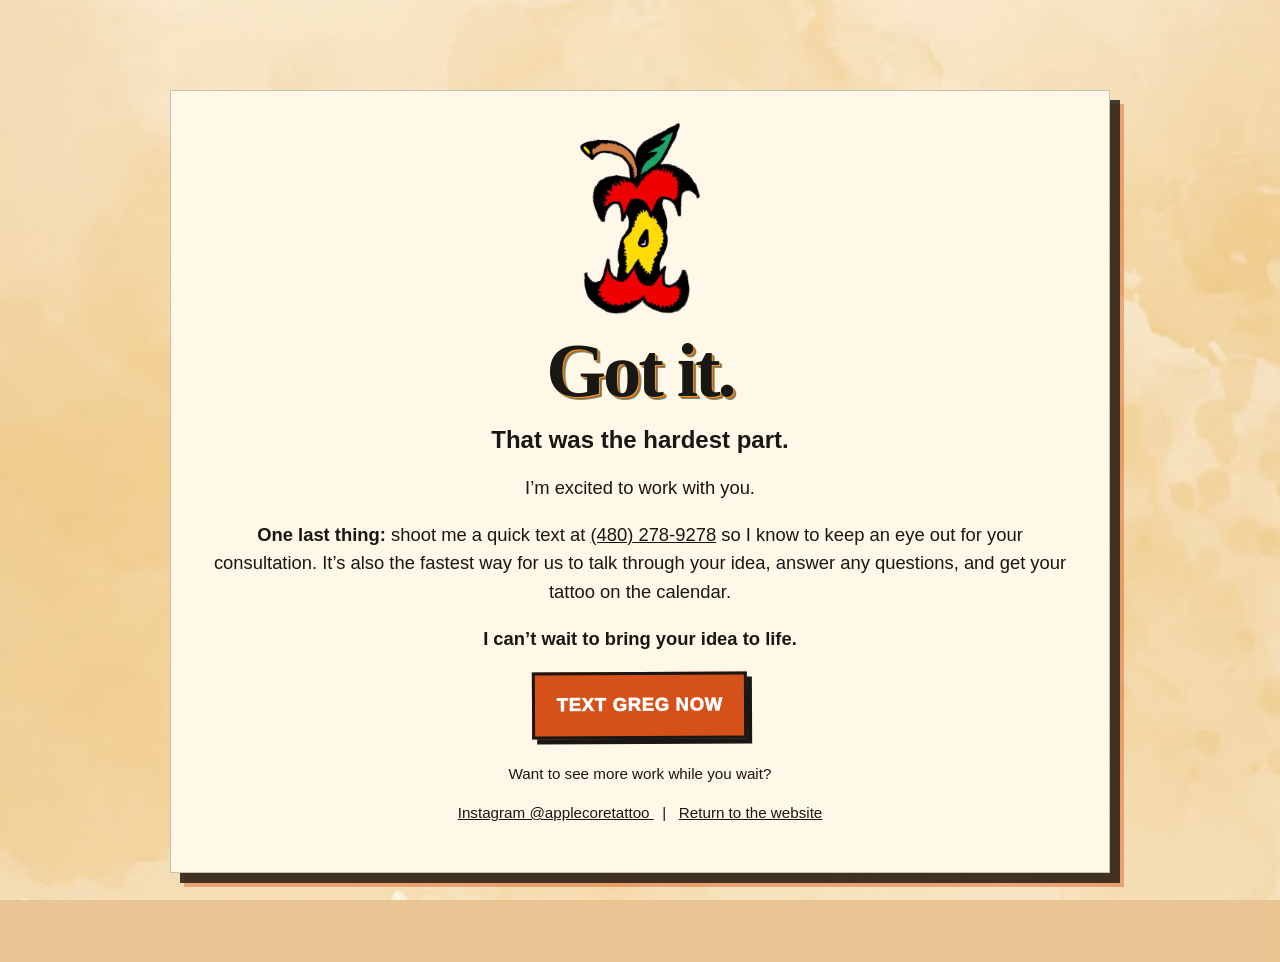
<file: thanks.html>
<!doctype html>
<html lang="en">
<head>
  <meta charset="utf-8">
  <meta name="viewport" content="width=device-width, initial-scale=1">
  <title>Thanks | Apple Core Tattoo</title>
  <link rel="stylesheet" href="styles.css">
  <link rel="icon" href="assets/logo/favicon.png">
</head>

<body class="thanks">
  <main class="section-pad">
    <div class="note-card">

      <img
        src="assets/logo/apple-core-logo.png"
        alt="Apple Core Tattoo logo"
        style="width:120px"
      >

      <h1 class="shadow-title small">Got it.</h1>

      <h2>That was the hardest part.</h2>

      <p>I’m excited to work with you.</p>

      <p>
        <strong>One last thing:</strong> shoot me a quick text at
        <a href="sms:+14802789278">(480) 278-9278</a>
        so I know to keep an eye out for your consultation.
        It’s also the fastest way for us to talk through your idea,
        answer any questions, and get your tattoo on the calendar.
      </p>

      <p><strong>I can’t wait to bring your idea to life.</strong></p>

      <p>
        <a
          class="btn btn-primary"
          href="sms:+14802789278?body=Hey%20Greg%21%20I%20just%20submitted%20a%20consultation%20through%20your%20website%20and%20wanted%20to%20reach%20out."
        >
          Text Greg Now
        </a>
      </p>

      <p style="margin-top:24px; font-size:0.95rem;">
        Want to see more work while you wait?
      </p>

      <p style="font-size:0.95rem;">
        <a
          href="https://www.instagram.com/applecoretattoo/"
          target="_blank"
          rel="noopener noreferrer"
        >
          Instagram @applecoretattoo
        </a>
        &nbsp; | &nbsp;
        <a href="/">Return to the website</a>
      </p>

    </div>
  </main>
</body>
</html>
</file>
<file: styles.css>
:root{
  --ink:#191713; --paper:#f6efdf; --paper2:#efe0c5; --orange:#d65019; --red:#b3221d; --olive:#62723c; --teal:#377b65; --mustard:#d8a928; --shadow:#2a2118; --brown:#332314;
}
*{box-sizing:border-box} html{scroll-behavior:smooth} body{margin:0;color:var(--ink);font-family:Arial, Helvetica, sans-serif;background:var(--paper);}
body:before{content:"";position:fixed;inset:0;z-index:-2;background:radial-gradient(circle at 18% 12%, rgba(92,50,18,.11), transparent 16rem),radial-gradient(circle at 82% 18%, rgba(214,80,25,.09), transparent 12rem),radial-gradient(circle at 30% 88%, rgba(55,123,101,.08), transparent 18rem),linear-gradient(115deg,var(--paper),#f9f3e6 48%,var(--paper2));}
body:after{content:"";position:fixed;inset:0;z-index:-1;opacity:.23;background-image:url("data:image/svg+xml,%3Csvg xmlns='http://www.w3.org/2000/svg' width='220' height='220'%3E%3Cfilter id='n'%3E%3CfeTurbulence type='fractalNoise' baseFrequency='.7' numOctaves='4' stitchTiles='stitch'/%3E%3C/filter%3E%3Crect width='220' height='220' filter='url(%23n)' opacity='.34'/%3E%3C/svg%3E");mix-blend-mode:multiply;}
a{color:inherit}.site-header{position:sticky;top:0;z-index:10;display:flex;justify-content:space-between;gap:1rem;align-items:center;padding:.75rem clamp(1rem,4vw,3rem);background:rgba(246,239,223,.92);backdrop-filter:blur(9px);border-bottom:3px solid var(--ink)}
.brand{display:flex;align-items:center;gap:.75rem;text-decoration:none;text-transform:uppercase;letter-spacing:.16em;font-weight:900}.brand img{width:48px;height:48px;object-fit:contain}.site-header nav{display:flex;gap:1.1rem;align-items:center;font-weight:900;text-transform:uppercase;font-size:.82rem}.site-header nav a{text-decoration:none}.site-header nav a:hover{color:var(--orange)}
.section-pad{padding:clamp(2.5rem,7vw,6rem) clamp(1rem,5vw,4rem)}.compact{padding-top:clamp(1.6rem,4vw,3rem)}
.hero{display:grid;grid-template-columns:minmax(0,1.05fr) minmax(320px,.78fr);gap:clamp(2rem,5vw,5rem);align-items:center;min-height:calc(100vh - 78px)}.eyebrow{text-transform:uppercase;letter-spacing:.25em;font-weight:900;font-size:.78rem;color:var(--olive);margin:0 0 .85rem}.hero-logo{width:116px;margin:.35rem 0 1rem}.shadow-title{font-family:Georgia, 'Cooper Black', serif;font-weight:900;line-height:.88;letter-spacing:-.055em;font-size:clamp(4rem,11vw,9rem);margin:.1rem 0 .9rem;color:var(--ink);text-shadow:4px 4px 0 var(--mustard),8px 8px 0 var(--orange),12px 12px 0 rgba(55,123,101,.85)}.shadow-title.small{font-size:clamp(2.45rem,6vw,5rem);line-height:.92;text-shadow:3px 3px 0 var(--mustard),6px 6px 0 var(--orange)}.hero-sub{font-family:Georgia,serif;font-size:clamp(1.35rem,3vw,2.2rem);font-weight:900;max-width:780px}.location{font-weight:900;text-transform:uppercase;letter-spacing:.08em}.hero-actions{display:flex;flex-wrap:wrap;gap:1rem;margin-top:1.4rem}.btn{display:inline-flex;align-items:center;justify-content:center;padding:1rem 1.35rem;border:3px solid var(--ink);text-decoration:none;text-transform:uppercase;font-weight:1000;letter-spacing:.04em;box-shadow:7px 7px 0 var(--shadow);transition:.15s transform,.15s box-shadow;background:white}.btn:hover{transform:translate(3px,3px);box-shadow:4px 4px 0 var(--shadow)}.btn-primary{background:var(--orange);color:white}.btn-secondary{background:#fff8e8;color:var(--ink)}
.paper-card{background:white;border:4px solid var(--ink);padding:.65rem;box-shadow:13px 13px 0 var(--shadow),18px 18px 0 rgba(214,80,25,.65);transform:rotate(1deg)}.paper-card img{display:block;width:100%;height:auto}.paper-card figcaption{text-align:center;margin:.65rem 0 .2rem;text-transform:uppercase;font-size:.75rem;font-weight:900;letter-spacing:.16em;color:var(--olive)}
.section-heading{text-align:center;max-width:900px;margin:0 auto 2rem}.section-heading p:not(.eyebrow){font-size:1.1rem;font-weight:700}.carousel-wrap{position:relative}.carousel{display:flex;gap:1.2rem;overflow-x:auto;scroll-snap-type:x mandatory;padding:1rem .4rem 2rem;scrollbar-color:var(--orange) transparent}.slide{scroll-snap-align:start;flex:0 0 min(78vw,360px);margin:0;background:white;border:3px solid var(--ink);box-shadow:8px 8px 0 var(--orange);padding:.5rem}.slide img{width:100%;height:440px;object-fit:cover;display:block}.arrow{position:absolute;top:42%;z-index:3;border:3px solid var(--ink);background:var(--mustard);font-size:3rem;line-height:1;width:3.4rem;height:3.4rem;box-shadow:5px 5px 0 var(--ink);cursor:pointer}.prev{left:-.7rem}.next{right:-.7rem}
.start{padding-top:1rem}.start-card{display:grid;grid-template-columns:.75fr 1.25fr;gap:2rem;background:rgba(255,255,255,.58);border:4px solid var(--ink);box-shadow:12px 12px 0 var(--olive);padding:clamp(1.2rem,4vw,3rem)}.start-card p{font-size:1.12rem;line-height:1.55}.consult-form{display:grid;gap:1rem}.consult-form label{display:grid;gap:.4rem;font-weight:900;text-transform:uppercase;letter-spacing:.06em;font-size:.8rem}.consult-form input,.consult-form textarea,.consult-form select{width:100%;border:3px solid var(--ink);background:#fffdf6;padding:.9rem;font:inherit;font-size:1rem}.form-note{font-size:.9rem!important;font-weight:800;color:var(--olive)}
.meet{display:grid;grid-template-columns:.82fr 1fr;gap:3rem;align-items:center}.meet-copy p:not(.eyebrow){font-size:1.18rem;line-height:1.65;font-weight:700}.gallery-grid{display:grid;grid-template-columns:repeat(4,1fr);gap:1rem}.gallery-card{margin:0;background:white;border:3px solid var(--ink);padding:.45rem;box-shadow:6px 6px 0 var(--orange)}.gallery-card:nth-child(2n){box-shadow:6px 6px 0 var(--teal);transform:rotate(.8deg)}.gallery-card:nth-child(3n){box-shadow:6px 6px 0 var(--mustard);transform:rotate(-.6deg)}.gallery-card img{display:block;width:100%;height:310px;object-fit:cover}.note-card{max-width:940px;margin:auto;background:#fff8e8;border:4px solid var(--ink);box-shadow:10px 10px 0 var(--orange);padding:2rem}footer{text-align:center;padding:3rem 1rem 6rem;border-top:3px solid var(--ink);font-weight:900}footer img{width:80px}.tagline{text-transform:uppercase;letter-spacing:.16em;color:var(--olive)}
.lightbox{position:fixed;inset:0;background:rgba(0,0,0,.88);display:none;align-items:center;justify-content:center;z-index:30;padding:1rem}.lightbox.open{display:flex}.lightbox img{max-width:94vw;max-height:90vh}.lightbox button{position:absolute;top:1rem;right:1rem;font-size:2rem;background:white;border:0;width:3rem;height:3rem}.sticky-book{position:fixed;right:1rem;bottom:1rem;z-index:20;background:var(--red);color:white;text-decoration:none;text-transform:uppercase;font-weight:1000;border:3px solid var(--ink);padding:.9rem 1rem;box-shadow:6px 6px 0 var(--ink)}
@media (max-width:900px){.site-header{align-items:flex-start}.site-header nav{display:none}.hero,.start-card,.meet{grid-template-columns:1fr}.hero{min-height:auto}.shadow-title{font-size:clamp(3.3rem,17vw,6rem)}.hero-photo{order:-1}.gallery-grid{grid-template-columns:repeat(2,1fr)}.gallery-card img{height:245px}.slide img{height:380px}.arrow{display:none}}
@media (max-width:520px){.section-pad{padding-left:1rem;padding-right:1rem}.brand span{font-size:.8rem}.hero-logo{width:90px}.gallery-grid{grid-template-columns:1fr}.gallery-card img{height:auto}.slide{flex-basis:86vw}.slide img{height:360px}.sticky-book{left:1rem;text-align:center}.paper-card{box-shadow:8px 8px 0 var(--shadow),12px 12px 0 rgba(214,80,25,.65)}}

/* v2.1 refinements: coffee-stained flash paper, clearer form, polaroid photo feel */
body{background:#f4ead6;}
body:before{
  background:
    radial-gradient(ellipse at 16% 11%, rgba(116,70,28,.18) 0 5rem, transparent 8.5rem),
    radial-gradient(ellipse at 78% 20%, rgba(91,52,19,.12) 0 4.2rem, transparent 8rem),
    radial-gradient(circle at 68% 80%, rgba(70,41,18,.10) 0 3rem, transparent 7rem),
    radial-gradient(circle at 26% 72%, rgba(198,105,45,.10) 0 5rem, transparent 11rem),
    linear-gradient(115deg,#fbf3df 0%,#f3e4c9 47%,#f8efd9 100%);
}
body:after{
  opacity:.33;
  background-image:
    url("data:image/svg+xml,%3Csvg xmlns='http://www.w3.org/2000/svg' width='260' height='260'%3E%3Cfilter id='n'%3E%3CfeTurbulence type='fractalNoise' baseFrequency='.58' numOctaves='5' stitchTiles='stitch'/%3E%3C/filter%3E%3Crect width='260' height='260' filter='url(%23n)' opacity='.30'/%3E%3C/svg%3E"),
    radial-gradient(ellipse at 18% 12%, transparent 0 3.3rem, rgba(83,49,20,.14) 3.45rem 3.8rem, transparent 4rem),
    radial-gradient(ellipse at 86% 68%, transparent 0 2.6rem, rgba(83,49,20,.11) 2.75rem 3.05rem, transparent 3.2rem);
}
.shadow-title{text-shadow:4px 4px 0 var(--mustard),8px 8px 0 var(--orange),12px 12px 0 rgba(55,123,101,.88),15px 15px 0 rgba(25,23,19,.18)}
.shadow-title.small{text-shadow:3px 3px 0 var(--mustard),6px 6px 0 var(--orange),9px 9px 0 rgba(55,123,101,.65)}
.paper-card,.slide,.gallery-card{background:#fffaf0;border:4px solid var(--ink);padding:.7rem .7rem 1.7rem;box-shadow:10px 10px 0 rgba(42,33,24,.95),15px 15px 0 rgba(214,80,25,.58)}
.paper-card figcaption{margin-top:.8rem}.slide img,.gallery-card img,.paper-card img{border:1px solid rgba(25,23,19,.18)}
.slide:nth-child(2n){transform:rotate(-.8deg)}.slide:nth-child(3n){transform:rotate(.9deg)}
.start{background:var(--olive);border-top:5px solid var(--ink);border-bottom:5px solid var(--ink)}
.start-card{background:#5d733f;box-shadow:14px 14px 0 var(--shadow);color:#fff7e8}.start-card .eyebrow{color:var(--mustard)}.start-card .shadow-title{color:#fff7e8}.start-card p{color:#fff7e8}.consult-form{background:#fff7e8;color:var(--brown);border:4px solid var(--ink);padding:1.25rem;box-shadow:9px 9px 0 var(--shadow)}
.hidden{display:none!important}.consult-form fieldset.radio-card{border:3px solid var(--ink);padding:1.1rem;margin:0;background:#fffdf6}.consult-form legend{font-weight:1000;text-transform:uppercase;letter-spacing:.06em;padding:0 .5rem}.consult-form .radio{display:flex;align-items:center;gap:.8rem;text-transform:none;letter-spacing:0;font-size:1rem;margin:.9rem 0}.consult-form .radio input{appearance:none;width:2rem;height:2rem;border:3px solid #9d9d9d;border-radius:50%;background:#fff;margin:0;display:inline-block;position:relative;flex:0 0 auto}.consult-form .radio input:checked{border-color:var(--ink);background:radial-gradient(circle at center,var(--orange) 0 42%,#fff 44%)}.consult-form input[type="file"]{background:#fff}.form-note{color:#efe0c5!important}.note-card{background:#fff7e8}.thanks-card,.note-card{min-height:auto}.thanks main{min-height:100vh;display:grid;place-items:center}.thanks .note-card{text-align:center}.thanks .note-card p{font-size:1.15rem;line-height:1.55}.thanks .note-card img{margin-bottom:1rem}
@media(max-width:900px){.paper-card,.slide,.gallery-card{padding:.55rem .55rem 1.35rem}.start-card{padding:1rem}.consult-form{padding:1rem}}


/* AppleCoreTattoo v3 refinements */
:root{
  --paper:#f8efd9;
  --coffee:#7a4c24;
}
body:before{
  background:
    radial-gradient(ellipse at 12% 9%, rgba(122,76,36,.20) 0 3.4rem, transparent 7.3rem),
    radial-gradient(ellipse at 12% 9%, transparent 0 4.05rem, rgba(95,58,27,.16) 4.15rem 4.55rem, transparent 4.85rem),
    radial-gradient(ellipse at 87% 18%, rgba(99,61,28,.12) 0 2.8rem, transparent 6.4rem),
    radial-gradient(ellipse at 72% 86%, transparent 0 3.1rem, rgba(90,52,20,.12) 3.18rem 3.56rem, transparent 3.9rem),
    radial-gradient(circle at 24% 78%, rgba(201,106,43,.09) 0 5.2rem, transparent 10rem),
    linear-gradient(118deg,#fbf4e3 0%,#f0dfbf 43%,#f9efd8 100%);
}
body:after{
  opacity:.36;
  background-image:
    url("data:image/svg+xml,%3Csvg xmlns='http://www.w3.org/2000/svg' width='320' height='320'%3E%3Cfilter id='n'%3E%3CfeTurbulence type='fractalNoise' baseFrequency='.42' numOctaves='5' stitchTiles='stitch'/%3E%3C/filter%3E%3Crect width='320' height='320' filter='url(%23n)' opacity='.38'/%3E%3C/svg%3E"),
    radial-gradient(circle at 31% 34%, rgba(92,55,23,.13) 0 .06rem, transparent .08rem),
    radial-gradient(circle at 64% 58%, rgba(42,33,24,.08) 0 .055rem, transparent .075rem);
  background-size:320px 320px, 44px 44px, 53px 53px;
}
.shadow-title{
  text-shadow:
    2px 2px 0 var(--mustard),
    4px 4px 0 var(--orange),
    6px 6px 0 rgba(55,123,101,.88),
    8px 8px 0 rgba(25,23,19,.18);
}
.shadow-title.small{
  text-shadow:
    1.5px 1.5px 0 var(--mustard),
    3px 3px 0 var(--orange),
    4.5px 4.5px 0 rgba(55,123,101,.72);
  letter-spacing:-.04em;
}
.paper-card,.slide,.gallery-card{
  position:relative;
  background:linear-gradient(#fffdf5,#fff8ea);
  border:0;
  padding:.85rem .85rem 2.15rem;
  box-shadow:0 8px 22px rgba(42,33,24,.22), 8px 8px 0 rgba(42,33,24,.85);
}
.paper-card:before,.slide:before,.gallery-card:before{
  content:"";
  position:absolute;
  width:38%;
  height:28px;
  top:-15px;
  left:31%;
  background:rgba(238,212,157,.72);
  border:1px solid rgba(106,73,36,.22);
  transform:rotate(-2deg);
  box-shadow:0 2px 5px rgba(42,33,24,.12);
  z-index:2;
}
.slide:nth-child(2n):before,.gallery-card:nth-child(2n):before{transform:rotate(2deg);left:26%;}
.slide:nth-child(3n):before,.gallery-card:nth-child(3n):before{transform:rotate(-4deg);left:35%;}
.paper-card img,.slide img,.gallery-card img{border:1px solid rgba(25,23,19,.22);filter:saturate(1.04) contrast(1.02)}
.hero-photo{transform:rotate(-1.4deg)}
.meet-photo{transform:rotate(1.2deg)}
.slide{box-shadow:0 8px 22px rgba(42,33,24,.22), 7px 7px 0 var(--orange)}
.slide:nth-child(2n){box-shadow:0 8px 22px rgba(42,33,24,.22), 7px 7px 0 var(--teal)}
.slide:nth-child(3n){box-shadow:0 8px 22px rgba(42,33,24,.22), 7px 7px 0 var(--mustard)}
.gallery-card{box-shadow:0 8px 22px rgba(42,33,24,.20), 6px 6px 0 var(--orange)}
.gallery-card:nth-child(2n){box-shadow:0 8px 22px rgba(42,33,24,.20), 6px 6px 0 var(--teal)}
.gallery-card:nth-child(3n){box-shadow:0 8px 22px rgba(42,33,24,.20), 6px 6px 0 var(--mustard)}
.site-header{background:rgba(248,239,217,.90)}
.start-card{border:5px solid var(--ink);}
.consult-form .radio input{cursor:pointer;}
.consult-form .radio span{font-weight:900;}
.btn-secondary:before{content:"📷"; margin-right:.45rem;}
footer .tagline{font-size:.85rem}
@media(max-width:900px){
  .shadow-title{text-shadow:1.5px 1.5px 0 var(--mustard),3px 3px 0 var(--orange),4.5px 4.5px 0 rgba(55,123,101,.88),6px 6px 0 rgba(25,23,19,.18)}
  .shadow-title.small{text-shadow:1px 1px 0 var(--mustard),2px 2px 0 var(--orange),3px 3px 0 rgba(55,123,101,.72)}
  .hero-photo{order:0;margin-top:1rem}
}


/* AppleCoreTattoo v3.1 coffee wash background + artist wording */
body{
  background:#f4dfb8;
}
body:before{
  background:
    linear-gradient(rgba(248,239,217,.58), rgba(248,239,217,.62)),
    url('assets/coffee-watercolor.jpg') center top / cover fixed no-repeat;
}
body:after{
  opacity:.22;
  background-image:
    url("data:image/svg+xml,%3Csvg xmlns='http://www.w3.org/2000/svg' width='340' height='340'%3E%3Cfilter id='n'%3E%3CfeTurbulence type='fractalNoise' baseFrequency='.48' numOctaves='5' stitchTiles='stitch'/%3E%3C/filter%3E%3Crect width='340' height='340' filter='url(%23n)' opacity='.34'/%3E%3C/svg%3E"),
    radial-gradient(ellipse at 14% 8%, transparent 0 6.3rem, rgba(95,58,27,.10) 6.45rem 6.85rem, transparent 7.1rem),
    radial-gradient(ellipse at 84% 84%, transparent 0 4.1rem, rgba(95,58,27,.08) 4.25rem 4.58rem, transparent 4.85rem);
  background-size:340px 340px, 100% 100%, 100% 100%;
}
.section-pad,
.site-header,
footer{
  background-color:rgba(248,239,217,.08);
}
.start{
  background:linear-gradient(135deg, rgba(93,115,63,.98), rgba(74,96,48,.98));
}


/* AppleCoreTattoo v4 — flash book + sketchbook + skate magazine polish */
body{
  color:var(--ink);
  background:#e6c28c;
}
body:before{
  background:
    linear-gradient(rgba(255,248,230,.43), rgba(250,236,205,.50)),
    url('assets/coffee-watercolor.jpg') center top / cover fixed no-repeat;
  filter:saturate(1.1) contrast(1.03);
}
body:after{
  opacity:.30;
  background-image:
    url("data:image/svg+xml,%3Csvg xmlns='http://www.w3.org/2000/svg' width='420' height='420'%3E%3Cfilter id='n'%3E%3CfeTurbulence type='fractalNoise' baseFrequency='.52' numOctaves='5' stitchTiles='stitch'/%3E%3C/filter%3E%3Crect width='420' height='420' filter='url(%23n)' opacity='.38'/%3E%3C/svg%3E"),
    radial-gradient(circle at 9% 24%, rgba(82,45,16,.08) 0 .09rem, transparent .12rem),
    radial-gradient(circle at 76% 32%, rgba(82,45,16,.06) 0 .08rem, transparent .11rem),
    linear-gradient(90deg, rgba(90,50,19,.08), transparent 16%, transparent 84%, rgba(90,50,19,.07));
  background-size:420px 420px, 58px 58px, 71px 71px, 100% 100%;
}
.site-header{
  background:rgba(254,244,222,.78);
  backdrop-filter: blur(8px);
  border-bottom:4px solid var(--ink);
  box-shadow:0 7px 0 rgba(214,80,25,.38);
}
.hero.section-pad{
  position:relative;
}
.hero.section-pad:before{
  content:"";
  position:absolute;
  left:2rem;
  bottom:2rem;
  width:142px;
  height:72px;
  background:rgba(244,213,148,.40);
  border:1px solid rgba(72,45,24,.15);
  transform:rotate(7deg);
  box-shadow:0 5px 12px rgba(42,33,24,.09);
  pointer-events:none;
}
.eyebrow{
  display:inline-block;
  background:rgba(255,248,231,.68);
  border:2px solid rgba(42,33,24,.65);
  padding:.35rem .55rem;
  box-shadow:3px 3px 0 rgba(55,123,101,.28);
  transform:rotate(-.4deg);
}
.hero-copy .eyebrow{transform:rotate(-1deg);}
.shadow-title{
  letter-spacing:-.055em;
  text-shadow:
    1.5px 1.5px 0 var(--mustard),
    3px 3px 0 var(--orange),
    4.5px 4.5px 0 rgba(55,123,101,.90),
    6px 6px 0 rgba(25,23,19,.16);
}
.shadow-title.small{
  text-shadow:
    1px 1px 0 var(--mustard),
    2px 2px 0 var(--orange),
    3px 3px 0 rgba(55,123,101,.78);
}
.hero-sub{
  background:rgba(255,249,235,.62);
  display:inline;
  box-decoration-break:clone;
  -webkit-box-decoration-break:clone;
  padding:.04em .22em;
}
.location{font-weight:1000;color:var(--brown)}
.btn{
  border-radius:0;
  transform:rotate(-.3deg);
  box-shadow:5px 5px 0 var(--ink);
}
.btn:nth-child(2){transform:rotate(.5deg)}
.btn:hover{transform:translate(-1px,-1px) rotate(0deg);box-shadow:7px 7px 0 var(--ink)}
.paper-card,.slide,.gallery-card{
  background:#fffaf0;
  border:1px solid rgba(42,33,24,.25);
  padding:1rem 1rem 2.65rem;
  box-shadow:0 12px 26px rgba(42,33,24,.24), 8px 8px 0 rgba(42,33,24,.88);
}
.paper-card:after,.slide:after,.gallery-card:after{
  content:"";
  position:absolute;
  left:1rem;right:1rem;bottom:1.05rem;height:1px;
  background:linear-gradient(90deg, transparent, rgba(42,33,24,.18), transparent);
}
.paper-card:before,.slide:before,.gallery-card:before{
  background:linear-gradient(90deg, rgba(246,222,162,.75), rgba(255,236,181,.48));
  border:1px solid rgba(106,73,36,.18);
  backdrop-filter:blur(1px);
}
.hero-photo{transform:rotate(-2deg);}
.meet-photo{transform:rotate(1.5deg);}
.slide:nth-child(4n+1){transform:rotate(-1.4deg)}
.slide:nth-child(4n+2){transform:rotate(.8deg)}
.slide:nth-child(4n+3){transform:rotate(-.5deg)}
.slide:nth-child(4n+4){transform:rotate(1.2deg)}
.gallery-card:nth-child(4n+1){transform:rotate(-.9deg)}
.gallery-card:nth-child(4n+2){transform:rotate(.7deg)}
.gallery-card:nth-child(4n+3){transform:rotate(-.35deg)}
.gallery-card:nth-child(4n+4){transform:rotate(.9deg)}
.carousel-wrap{
  position:relative;
  padding:.75rem 0 1rem;
}
.carousel-wrap:before{
  content:"SWIPE →";
  position:absolute;
  top:-1rem;
  right:5.5rem;
  font-weight:1000;
  letter-spacing:.14em;
  color:var(--red);
  transform:rotate(3deg);
}
.start{
  background:linear-gradient(135deg, rgba(89,114,60,.98), rgba(47,86,70,.97));
}
.start-card{
  background:rgba(88,112,58,.94);
  position:relative;
}
.start-card:before{
  content:"REQUEST FORM";
  position:absolute;
  top:-1rem;left:2rem;
  background:var(--mustard);
  color:var(--ink);
  border:3px solid var(--ink);
  padding:.35rem .6rem;
  font-weight:1000;
  letter-spacing:.12em;
  transform:rotate(-2deg);
}
.consult-form{
  background:#fff7e8;
  box-shadow:8px 8px 0 var(--ink), 12px 12px 0 rgba(214,80,25,.45);
}
.consult-form input,.consult-form textarea{
  background:#fffdfa;
}
.radio-card{
  box-shadow:inset 0 0 0 2px rgba(55,123,101,.18);
}
.meet{
  position:relative;
}
.meet:after{
  content:"hand drawn / built to last";
  position:absolute;
  right:5vw;
  bottom:1.2rem;
  font-weight:1000;
  color:rgba(122,76,36,.35);
  letter-spacing:.12em;
  transform:rotate(-4deg);
}
.full-gallery .section-heading:after{
  content:"";
  display:block;
  margin:1rem auto 0;
  width:180px;height:12px;
  background:linear-gradient(90deg,var(--orange),var(--mustard),var(--teal));
  border:2px solid var(--ink);
  transform:rotate(-1deg);
}
.note-card{
  border:1px solid rgba(42,33,24,.25);
  box-shadow:10px 10px 0 rgba(42,33,24,.88),14px 14px 0 rgba(214,80,25,.42);
}
.sticky-book{
  transform:rotate(-1deg);
}
@media(max-width:900px){
  .hero.section-pad:before,.meet:after,.carousel-wrap:before{display:none}
  .paper-card,.slide,.gallery-card{padding:.7rem .7rem 2.05rem}
  .eyebrow{padding:.25rem .45rem}
}
/* Consultation form readability fixes */

.consult-form .form-note,
.consult-form .form-note a {
  color: #2a2119;
  opacity: 1;
}

.consult-form .form-note a {
  font-weight: 800;
  text-decoration: underline;
}

.sms-consent {
  color: #2a2119;
}

#consult-status {
  color: #2a2119;
  font-weight: 800;
}
/* Force consultation text to remain readable */

.consult-form .form-note,

.consult-form .form-note *,

.consult-form .sms-consent,

.consult-form .sms-consent *,

#consult-status {

  color: #2a2119 !important;

  opacity: 1 !important;

  visibility: visible !important;

}

.consult-form .form-note {

  font-weight: 700 !important;

}

.consult-form .form-note a {

  color: #2a2119 !important;

  font-weight: 900 !important;

  text-decoration: underline !important;

}

#consult-status {

  font-weight: 900 !important;

}
</file>
